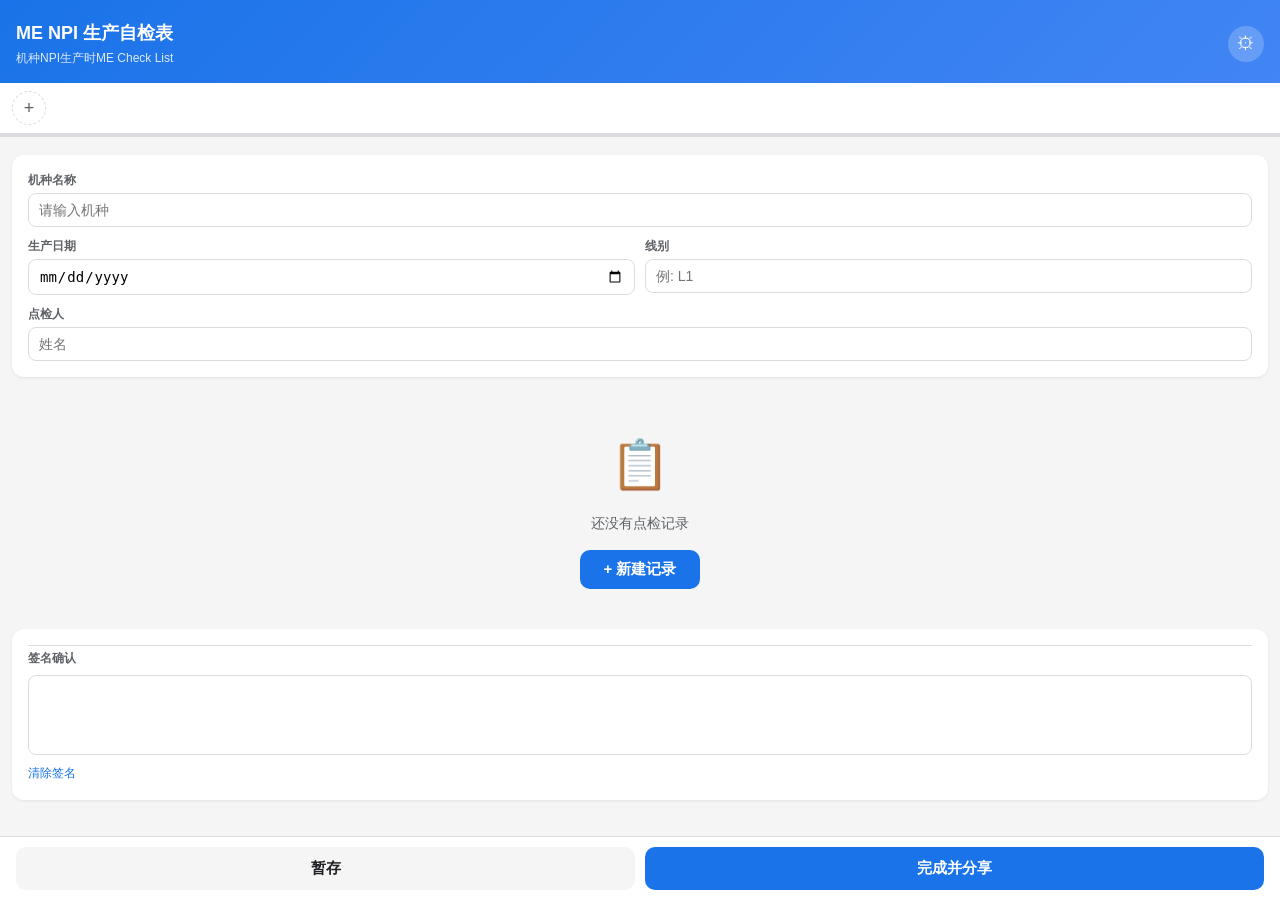
<file: index.html>
<!DOCTYPE html>
<html lang="zh-CN">
<head>
<meta charset="UTF-8">
<meta name="viewport" content="width=device-width, initial-scale=1.0, user-scalable=no">
<title>ME NPI 生产自检表</title>
<meta name="theme-color" content="#1a73e8">
<meta name="apple-mobile-web-app-capable" content="yes">
<meta name="apple-mobile-web-app-status-bar-style" content="black-translucent">
<meta name="apple-mobile-web-app-title" content="NPI自检表">
<meta name="mobile-web-app-capable" content="yes">
<link rel="manifest" href="manifest.json">
<link rel="icon" type="image/png" sizes="192x192" href="icon-192.png">
<link rel="apple-touch-icon" href="icon-192.png">
<script>
// PWA install prompt - capture browser's install event
let deferredPrompt = null;
window.addEventListener('beforeinstallprompt', (e) => {
  e.preventDefault();
  deferredPrompt = e;
  const btn = document.getElementById('installBtn');
  if (btn) btn.style.display = 'inline-flex';
});

// Service Worker - only register on HTTP/HTTPS (not file://)
if ('serviceWorker' in navigator && location.protocol !== 'file:') {
  navigator.serviceWorker.register('./sw.js', {scope: './'}).catch(() => {});
}
</script>
<style>
:root {
  --bg: #f5f5f5;
  --card: #ffffff;
  --primary: #1a73e8;
  --pass: #34a853;
  --fail: #ea4335;
  --na: #9aa0a6;
  --warn: #f9ab00;
  --text: #202124;
  --text2: #5f6368;
  --border: #dadce0;
  --radius: 12px;
  --danger: #d93025;
}
* { margin:0; padding:0; box-sizing:border-box; }
body {
  font-family: -apple-system, BlinkMacSystemFont, "Segoe UI", Roboto, "Noto Sans SC", sans-serif;
  background: var(--bg);
  color: var(--text);
  font-size: 15px;
  line-height: 1.5;
  -webkit-tap-highlight-color: transparent;
  padding-bottom: 80px;
}

/* Header */
.header {
  background: linear-gradient(135deg, #1a73e8, #4285f4);
  color: #fff;
  padding: 20px 16px 16px;
  position: sticky; top: 0; z-index: 100;
  display: flex; align-items: center; justify-content: space-between;
}
.header-left { flex:1; }
.header h1 { font-size: 18px; font-weight: 700; }
.header p { font-size: 12px; opacity: .85; margin-top: 2px; }
.header-actions { display: flex; gap: 8px; }
.header-btn {
  width: 36px; height: 36px; border-radius: 50%;
  background: rgba(255,255,255,.2); border: none; color: #fff;
  font-size: 18px; cursor: pointer; display: flex;
  align-items: center; justify-content: center;
}
.header-btn:active { background: rgba(255,255,255,.35); }
.header-btn.active { background: rgba(255,255,255,.45); }

/* PWA install hint banner */
.install-hint {
  display: flex; align-items: center; justify-content: space-between;
  padding: 8px 14px; background: #E8F0FE; color: #1a73e8;
  font-size: 13px; line-height: 1.4;
}
.install-hint button {
  background: none; border: none; color: #1a73e8; font-size: 18px;
  cursor: pointer; padding: 0 4px; flex-shrink: 0;
}

/* Draft tabs bar */
.draft-bar {
  background: var(--card);
  border-bottom: 1px solid var(--border);
  padding: 8px 12px;
  display: flex; gap: 8px; overflow-x: auto;
  -webkit-overflow-scrolling: touch;
  position: sticky; top: 72px; z-index: 99;
}
.draft-bar::-webkit-scrollbar { display: none; }
.draft-tab {
  flex-shrink: 0;
  display: flex; align-items: center; gap: 4px;
  padding: 6px 12px;
  border-radius: 20px;
  border: 1.5px solid var(--border);
  background: var(--bg);
  font-size: 13px; font-weight: 600;
  color: var(--text2);
  cursor: pointer;
  transition: all .15s;
  white-space: nowrap;
}
.draft-tab:active { transform: scale(.97); }
.draft-tab.active {
  background: var(--primary);
  color: #fff;
  border-color: var(--primary);
}
.draft-tab .tab-dot {
  width: 6px; height: 6px; border-radius: 50%; flex-shrink: 0;
}
.tab-dot-filling { background: var(--warn); }
.tab-dot-done { background: var(--pass); }
.tab-dot-empty { background: var(--border); }
.draft-tab .tab-close {
  margin-left: 4px; width: 16px; height: 16px;
  border-radius: 50%; border: none;
  background: rgba(0,0,0,.15); color: #fff;
  font-size: 10px; cursor: pointer;
  display: flex; align-items: center; justify-content: center;
  line-height: 1;
}
.draft-tab .tab-close:active { background: rgba(0,0,0,.3); }
.draft-add-btn {
  flex-shrink: 0;
  width: 34px; height: 34px;
  border-radius: 50%;
  border: 1.5px dashed var(--border);
  background: transparent;
  font-size: 18px; color: var(--text2);
  cursor: pointer;
  display: flex; align-items: center; justify-content: center;
}
.draft-add-btn:active { border-color: var(--primary); color: var(--primary); }

/* Meta form */
.meta-card {
  background: var(--card);
  margin: 12px;
  padding: 16px;
  border-radius: var(--radius);
  box-shadow: 0 1px 3px rgba(0,0,0,.08);
}
.meta-row {
  display: flex; gap: 10px; margin-bottom: 10px;
}
.meta-row:last-child { margin-bottom: 0; }
.meta-field {
  flex: 1; display: flex; flex-direction: column;
}
.meta-field label {
  font-size: 12px; color: var(--text2); margin-bottom: 4px; font-weight: 600;
}
.meta-field input {
  border: 1.5px solid var(--border);
  border-radius: 8px;
  padding: 8px 10px;
  font-size: 14px;
  outline: none;
  transition: border-color .2s;
}
.meta-field input:focus { border-color: var(--primary); }

/* Section group */
.section { margin: 12px; }
.section-title {
  display: flex; align-items: center; gap: 8px;
  font-size: 14px; font-weight: 700;
  padding: 10px 0 6px;
  color: var(--text);
}
.section-dot {
  width: 8px; height: 8px; border-radius: 50%; flex-shrink: 0;
}
.dot-prep { background: var(--warn); }
.dot-teach { background: #e8710a; }
.dot-process { background: var(--primary); }
.dot-close { background: var(--pass); }
.dot-custom { background: #7b1fa2; }

/* Item card */
.item-card {
  background: var(--card);
  border-radius: var(--radius);
  margin-bottom: 8px;
  box-shadow: 0 1px 3px rgba(0,0,0,.06);
  overflow: hidden;
  transition: box-shadow .2s;
}
.item-card.fail-card { box-shadow: 0 0 0 2px var(--fail); }
.item-header {
  display: flex; align-items: flex-start; gap: 8px;
  padding: 12px 14px 8px;
}
.item-no {
  min-width: 24px; height: 24px;
  background: var(--bg); border-radius: 6px;
  display: flex; align-items: center; justify-content: center;
  font-size: 12px; font-weight: 700; color: var(--text2);
  flex-shrink: 0;
}
.item-text { flex: 1; font-size: 14px; line-height: 1.45; }

/* Toggle buttons */
.toggle-row { display: flex; gap: 0; padding: 4px 14px 10px; }
.toggle-btn {
  flex: 1; border: none; padding: 8px 0;
  font-size: 13px; font-weight: 600;
  cursor: pointer; transition: all .15s;
  background: var(--bg); color: var(--text2);
}
.toggle-btn:first-child { border-radius: 8px 0 0 8px; }
.toggle-btn:last-child { border-radius: 0 8px 8px 0; }
.toggle-btn:active { transform: scale(.97); }
.toggle-btn.pass-on { background: var(--pass); color: #fff; }
.toggle-btn.fail-on { background: var(--fail); color: #fff; }
.toggle-btn.na-on { background: var(--na); color: #fff; }

/* Remark */
.remark-area { padding: 0 14px 10px; }
.remark-input {
  width: 100%; border: 1.5px solid var(--border);
  border-radius: 8px; padding: 7px 10px;
  font-size: 13px; resize: none; outline: none;
  font-family: inherit; min-height: 36px;
  transition: border-color .2s;
}
.remark-input:focus { border-color: var(--primary); }

/* Photo */
.photo-area { padding: 0 14px 12px; }
.photo-btn {
  display: inline-flex; align-items: center; gap: 5px;
  background: var(--bg); border: 1.5px dashed var(--border);
  border-radius: 8px; padding: 8px 14px;
  font-size: 13px; color: var(--text2); cursor: pointer;
}
.photo-btn:active { border-color: var(--primary); }
.photo-preview { display: flex; flex-wrap: wrap; gap: 6px; margin-top: 8px; }
.photo-thumb {
  position: relative; width: 56px; height: 56px;
  border-radius: 6px; overflow: hidden;
}
.photo-thumb img { width: 100%; height: 100%; object-fit: cover; }
.photo-thumb .del-photo {
  position: absolute; top: -2px; right: -2px;
  width: 18px; height: 18px; border-radius: 50%;
  background: rgba(0,0,0,.6); color: #fff;
  border: none; font-size: 11px; cursor: pointer;
  display: flex; align-items: center; justify-content: center;
  line-height: 1;
}
.photo-input { display: none; }

/* Bottom bar */
.bottom-bar {
  position: fixed; bottom: 0; left: 0; right: 0;
  background: var(--card);
  border-top: 1px solid var(--border);
  padding: 10px 16px;
  display: flex; gap: 10px;
  z-index: 100;
}
.bottom-bar .btn {
  flex: 1; border: none; border-radius: 10px;
  padding: 12px 0; font-size: 15px; font-weight: 700;
  cursor: pointer; transition: all .15s;
}
.btn:active { transform: scale(.97); }
.btn-save { background: var(--bg); color: var(--text); }
.btn-submit { background: var(--primary); color: #fff; }

/* Progress */
.progress-bar { height: 3px; background: var(--border); }
.progress-fill { height: 100%; background: var(--primary); transition: width .3s; }
.progress-text { padding: 6px 16px 0; font-size: 12px; color: var(--text2); text-align: right; }

/* Modal */
.modal-overlay {
  position: fixed; inset: 0;
  background: rgba(0,0,0,.5);
  display: none; align-items: center; justify-content: center;
  z-index: 200; padding: 20px;
}
.modal-overlay.active { display: flex; }
.modal-box {
  background: var(--card);
  border-radius: 16px;
  width: 100%; max-width: 380px;
  max-height: 85vh; overflow: hidden;
  display: flex; flex-direction: column;
}
.modal-header {
  padding: 16px; font-size: 16px; font-weight: 700;
  text-align: center; border-bottom: 1px solid var(--border);
  flex-shrink: 0;
}
.modal-body { padding: 16px; overflow-y: auto; font-size: 14px; line-height: 1.6; flex: 1; }
.modal-body .summary-item { display: flex; align-items: flex-start; gap: 8px; padding: 6px 0; }
.modal-body .si-icon { font-size: 16px; flex-shrink: 0; }
.modal-body .si-text { flex: 1; }
.modal-footer { display: flex; gap: 10px; padding: 12px 16px; border-top: 1px solid var(--border); flex-shrink: 0; }
.modal-footer .btn { flex: 1; }

/* Toast */
.toast {
  position: fixed; top: 50%; left: 50%;
  transform: translate(-50%, -50%) scale(.9);
  background: rgba(0,0,0,.75); color: #fff;
  padding: 12px 24px; border-radius: 10px;
  font-size: 14px; font-weight: 600;
  opacity: 0; transition: all .25s;
  z-index: 300; pointer-events: none;
}
.toast.show { opacity: 1; transform: translate(-50%, -50%) scale(1); }

/* History */
.history-section { margin: 12px; }
.history-card {
  background: var(--card); border-radius: var(--radius);
  padding: 12px 14px; margin-bottom: 8px;
  box-shadow: 0 1px 3px rgba(0,0,0,.06);
}
.history-meta { display: flex; justify-content: space-between; font-size: 13px; color: var(--text2); margin-bottom: 4px; }
.history-model { font-weight: 700; color: var(--text); }
.history-stats { font-size: 12px; color: var(--text2); }

/* Signature */
.sig-area { padding: 12px 14px; border-top: 1px solid var(--border); }
.sig-area label { font-size: 12px; color: var(--text2); font-weight: 600; }
.sig-canvas { width: 100%; height: 80px; border: 1.5px solid var(--border); border-radius: 8px; margin-top: 6px; touch-action: none; }
.sig-clear { font-size: 12px; color: var(--primary); background: none; border: none; cursor: pointer; margin-top: 4px; }

/* ===== EDIT MODE ===== */
body.edit-mode { padding-bottom: 130px; }
.edit-banner {
  background: #fff3e0; color: #e65100;
  text-align: center; font-size: 13px; font-weight: 600;
  padding: 6px 0;
  position: sticky; top: 72px; z-index: 99;
  border-bottom: 1px solid #ffe0b2;
}
.edit-section-card {
  background: var(--card); border-radius: var(--radius);
  margin: 8px 12px; box-shadow: 0 1px 3px rgba(0,0,0,.08); overflow: hidden;
}
.edit-section-header {
  display: flex; align-items: center; gap: 8px;
  padding: 10px 12px; background: #fafafa;
  border-bottom: 1px solid var(--border);
}
.edit-section-header .sec-name { flex: 1; border: none; background: transparent; font-size: 14px; font-weight: 700; color: var(--text); outline: none; padding: 4px 0; }
.edit-section-header .sec-name:focus { border-bottom: 2px solid var(--primary); }
.edit-sec-btn {
  width: 28px; height: 28px; border-radius: 6px;
  border: none; background: var(--bg); cursor: pointer;
  font-size: 14px; color: var(--text2);
  display: flex; align-items: center; justify-content: center;
}
.edit-sec-btn:active { background: var(--border); }
.edit-sec-btn.danger { color: var(--danger); }
.edit-item-row { display: flex; align-items: center; gap: 6px; padding: 6px 12px; border-bottom: 1px solid #f5f5f5; }
.edit-item-row:last-child { border-bottom: none; }
.edit-item-no { min-width: 22px; font-size: 12px; color: var(--text2); font-weight: 700; text-align: center; }
.edit-item-text { flex: 1; border: none; background: transparent; font-size: 14px; color: var(--text); outline: none; padding: 4px 0; }
.edit-item-text:focus { border-bottom: 2px solid var(--primary); }
.edit-item-btn {
  width: 28px; height: 28px; border-radius: 6px;
  border: none; background: transparent; cursor: pointer;
  font-size: 13px; color: var(--text2);
  display: flex; align-items: center; justify-content: center;
}
.edit-item-btn:active { background: var(--bg); }
.edit-item-btn.danger { color: var(--danger); }
.edit-photo-toggle {
  width: 28px; height: 28px; border-radius: 6px;
  border: none; background: transparent; cursor: pointer;
  font-size: 15px; color: var(--border);
  display: flex; align-items: center; justify-content: center;
}
.edit-photo-toggle.has-photo { color: var(--primary); }
.edit-add-row { padding: 8px 12px; display: flex; gap: 8px; }
.edit-add-btn {
  border: 1.5px dashed var(--border); border-radius: 8px;
  padding: 6px 14px; background: transparent; cursor: pointer;
  font-size: 13px; color: var(--text2);
  display: flex; align-items: center; gap: 4px;
}
.edit-add-btn:active { border-color: var(--primary); color: var(--primary); }
.edit-bottom-bar {
  position: fixed; bottom: 0; left: 0; right: 0;
  background: var(--card); border-top: 1px solid var(--border);
  padding: 10px 16px; display: flex; gap: 10px; z-index: 100;
}
.edit-bottom-bar .btn { flex: 1; }
.btn-reset { background: #fce8e6; color: var(--danger); }
.btn-confirm { background: var(--pass); color: #fff; }
.confirm-body { text-align: center; padding: 20px 16px; font-size: 15px; }
.confirm-actions { display: flex; gap: 10px; padding: 0 16px 16px; }
.confirm-actions .btn { flex: 1; }

/* New draft modal */
.new-draft-input {
  width: 100%; border: 1.5px solid var(--border);
  border-radius: 8px; padding: 10px 12px;
  font-size: 16px; outline: none;
  margin-top: 8px;
}
.new-draft-input:focus { border-color: var(--primary); }

/* Empty state */
.empty-state {
  text-align: center; padding: 40px 20px; color: var(--text2);
}
.empty-state .empty-icon { font-size: 48px; margin-bottom: 12px; }
.empty-state p { font-size: 14px; margin-bottom: 16px; }
.empty-state .btn { display: inline-block; }
</style>
</head>
<body>

<div class="header">
  <div class="header-left">
    <h1>ME NPI 生产自检表</h1>
    <p>机种NPI生产时ME Check List</p>
  </div>
  <div class="header-actions">
    <button class="header-btn" id="installBtn" style="display:none" onclick="pwaInstall()" title="安装为APP">📲</button>
    <button class="header-btn" id="btnEdit" onclick="toggleEditMode()" title="编辑检查项">⚙</button>
  </div>
</div>

<!-- PWA install hint banner (shown on file:// or when no install prompt available) -->
<div class="install-hint" id="installHint" style="display:none">
  <span>💡 提示：用 Chrome 打开 HTTPS 链接后可「添加到主屏幕」安装为 APP</span>
  <button onclick="document.getElementById('installHint').style.display='none'">×</button>
</div>

<div class="draft-bar" id="draftBar"></div>

<div class="progress-bar"><div class="progress-fill" id="progressFill" style="width:0%"></div></div>
<div class="progress-text" id="progressText">0 / 0 已填写</div>

<div class="edit-banner" id="editBanner" style="display:none">编辑模式 — 修改后点「保存修改」生效</div>

<!-- Meta info -->
<div class="meta-card" id="metaCard">
  <div class="meta-row">
    <div class="meta-field">
      <label>机种名称</label>
      <input type="text" id="modelName" placeholder="请输入机种" autocomplete="off">
    </div>
  </div>
  <div class="meta-row">
    <div class="meta-field">
      <label>生产日期</label>
      <input type="date" id="prodDate">
    </div>
    <div class="meta-field">
      <label>线别</label>
      <input type="text" id="lineNo" placeholder="例: L1" autocomplete="off">
    </div>
  </div>
  <div class="meta-row">
    <div class="meta-field">
      <label>点检人</label>
      <input type="text" id="checker" placeholder="姓名" autocomplete="off">
    </div>
  </div>
</div>

<!-- Items rendered by JS -->
<div id="itemsContainer"></div>
<div id="editContainer" style="display:none"></div>

<!-- Signature -->
<div class="meta-card" id="sigCard" style="margin-top:0">
  <div class="sig-area" style="padding:0">
    <label>签名确认</label>
    <canvas class="sig-canvas" id="sigCanvas"></canvas>
    <button class="sig-clear" onclick="clearSignature()">清除签名</button>
  </div>
</div>

<!-- History -->
<div class="history-section" id="historySection"></div>

<!-- Bottom bar: fill mode -->
<div class="bottom-bar" id="fillBar">
  <button class="btn btn-save" onclick="saveDraft()">暂存</button>
  <button class="btn btn-submit" id="btnSubmit" onclick="submitCheck()">完成并分享</button>
</div>

<!-- Bottom bar: edit mode -->
<div class="edit-bottom-bar" id="editBar" style="display:none">
  <button class="btn btn-reset" onclick="confirmResetTemplate()">恢复默认</button>
  <button class="btn btn-confirm" onclick="saveTemplate()">保存修改</button>
</div>

<!-- Toast -->
<div class="toast" id="toast"></div>

<!-- Submit modal -->
<div class="modal-overlay" id="submitModal">
  <div class="modal-box">
    <div class="modal-header">点检汇总</div>
    <div class="modal-body" id="summaryBody"></div>
    <div class="modal-footer">
      <button class="btn btn-save" onclick="closeModal('submitModal')">关闭</button>
      <button class="btn btn-submit" onclick="generateImage()">保存图片</button>
    </div>
  </div>
</div>

<!-- Confirm modal -->
<div class="modal-overlay" id="confirmModal">
  <div class="modal-box">
    <div class="modal-body confirm-body" id="confirmBody"></div>
    <div class="confirm-actions" id="confirmActions"></div>
  </div>
</div>

<!-- New draft modal -->
<div class="modal-overlay" id="newDraftModal">
  <div class="modal-box">
    <div class="modal-header">新建点检记录</div>
    <div class="modal-body">
      <label style="font-size:13px;color:var(--text2);font-weight:600">机种名称</label>
      <input type="text" class="new-draft-input" id="newDraftName" placeholder="请输入机种名称" autocomplete="off">
    </div>
    <div class="modal-footer">
      <button class="btn btn-save" onclick="closeModal('newDraftModal')">取消</button>
      <button class="btn btn-submit" onclick="createNewDraft()">创建</button>
    </div>
  </div>
</div>

<script>
// === DEFAULT TEMPLATE ===
const DEFAULT_TEMPLATE = {
  sections: [
    {
      key: 'prep', label: '开线前准备', dot: 'dot-prep',
      items: [
        { id: 'i1', text: '试产时每天的日会是否有参加', photo: false },
        { id: 'i2', text: '人员的任务每日开线前是否分配清楚/是否有通知到RD现场', photo: false },
        { id: 'i3', text: 'PD 是否领用正确90的SOP上线', photo: false },
        { id: 'i4', text: 'PD 是否按SOP站位备料', photo: false },
        { id: 'i5', text: 'FE是否把扭力值测试OK', photo: false },
        { id: 'i6', text: 'QA是否依据BOM把料件对料OK', photo: false },
        { id: 'i7', text: '每站的治工具和耗材是否check OK(含参数点检)', photo: true },
      ]
    },
    {
      key: 'teach', label: '教线 / 首片', dot: 'dot-teach',
      items: [
        { id: 'i8', text: '教线是否按照拿着SOP一步一步来', photo: false },
        { id: 'i9', text: '教线每站的重点是否清楚', photo: false },
        { id: 'i10', text: '首片组包作业中,对SOP步骤不清楚或不理解的地方是否与RD确认清楚后再作业', photo: false },
        { id: 'i11', text: '首片每站做完是否拍照发群里供RD确认', photo: true },
      ]
    },
    {
      key: 'process', label: '作业过程', dot: 'dot-process',
      items: [
        { id: 'i12', text: 'SOP作业是否有问题,是否记录拍照,作业手法是否需优化', photo: true },
        { id: 'i13', text: 'SOP需改善的点是否与IE当面沟通,是否汇总发给IE更新', photo: false },
        { id: 'i14', text: '每日人员分配的任务是否完成', photo: false },
        { id: 'i15', text: '组装异常机台是否实际确认记录/拍照不良现象,是否与RD共同拆机分析原因', photo: true },
        { id: 'i16', text: '机种NPI生产的FA 报告是否记录汇总(与组装/包装站有关的都要记录)', photo: true },
      ]
    },
    {
      key: 'close', label: '收尾总结', dot: 'dot-close',
      items: [
        { id: 'i17', text: '包装前gap/step是否量测32PCS,做CPK 结果是否≥1.33', photo: true },
        { id: 'i18', text: '结束后是否整理好试产问题点(3天内)', photo: false },
        { id: 'i19', text: '问题点是否有发给FPM,RD确认,并追踪进度', photo: false },
        { id: 'i20', text: 'PFMEA是否更新', photo: false },
      ]
    },
  ]
};

const DOT_OPTIONS = ['dot-prep','dot-teach','dot-process','dot-close','dot-custom'];

// === TEMPLATE MANAGEMENT ===
function loadTemplate() {
  try {
    const s = localStorage.getItem('npi_template');
    if (s) { const t = JSON.parse(s); if (t && t.sections && t.sections.length > 0) return t; }
  } catch(e) {}
  return JSON.parse(JSON.stringify(DEFAULT_TEMPLATE));
}
function saveTemplateToStorage(tpl) { localStorage.setItem('npi_template', JSON.stringify(tpl)); }
function saveTemplate() {
  const tpl = readEditTemplate();
  saveTemplateToStorage(tpl);
  template = tpl;
  exitEditMode();
  render();
  showToast('检查项已保存');
}
let template = loadTemplate();

// === MULTI-DRAFT MANAGEMENT ===
function genId() { return 'd' + Date.now().toString(36) + Math.random().toString(36).slice(2,5); }

function loadAllDrafts() {
  try {
    const s = localStorage.getItem('npi_drafts');
    return s ? JSON.parse(s) : {};
  } catch(e) { return {}; }
}

function saveAllDrafts(drafts) {
  localStorage.setItem('npi_drafts', JSON.stringify(drafts));
}

function getActiveDraftId() {
  return localStorage.getItem('npi_active') || '';
}

function setActiveDraftId(id) {
  localStorage.setItem('npi_active', id);
}

let drafts = loadAllDrafts();
let activeId = getActiveDraftId();
let state = null;

// If active draft doesn't exist, pick first or create empty
if (activeId && drafts[activeId]) {
  state = drafts[activeId];
} else {
  const keys = Object.keys(drafts);
  if (keys.length > 0) {
    activeId = keys[0];
    state = drafts[activeId];
  } else {
    activeId = '';
    state = null;
  }
}

function defaultItemState() { return { result: '', remark: '', photos: [] }; }

function saveCurrentDraft() {
  if (!activeId || !state) return;
  readMetaFields();
  const toSave = {
    model: state.model, date: state.date, line: state.line,
    checker: state.checker, signature: state.signature,
    items: {},
  };
  for (const [k,v] of Object.entries(state.items)) {
    toSave.items[k] = { result: v.result, remark: v.remark };
  }
  drafts[activeId] = toSave;
  saveAllDrafts(drafts);
  setActiveDraftId(activeId);
}

function saveDraft() {
  saveCurrentDraft();
  showToast('已暂存');
}

function switchDraft(id) {
  if (id === activeId) return;
  // Save current first
  if (activeId && state) saveCurrentDraft();
  // Load target
  activeId = id;
  state = drafts[id];
  setActiveDraftId(id);
  writeMetaFields();
  initSignatureCanvas();
  render();
  renderDraftBar();
}

function createNewDraft() {
  const nameInput = document.getElementById('newDraftName');
  const name = nameInput.value.trim();
  if (!name) { showToast('请输入机种名称'); return; }
  closeModal('newDraftModal');

  const id = genId();
  const newState = {
    model: name,
    date: new Date().toISOString().slice(0,10),
    line: '', checker: '',
    items: {},
    signature: null,
  };
  drafts[id] = newState;
  saveAllDrafts(drafts);
  switchDraft(id);
  showToast('已创建: ' + name);
}

function deleteDraft(id) {
  const draft = drafts[id];
  const label = draft?.model || '此记录';
  showConfirm('确定删除「' + label + '」？', () => {
    delete drafts[id];
    saveAllDrafts(drafts);
    if (id === activeId) {
      const keys = Object.keys(drafts);
      if (keys.length > 0) {
        switchDraft(keys[0]);
      } else {
        activeId = '';
        state = null;
        setActiveDraftId('');
        render();
        renderDraftBar();
      }
    } else {
      renderDraftBar();
    }
  });
}

function showNewDraftModal() {
  document.getElementById('newDraftName').value = '';
  document.getElementById('newDraftModal').classList.add('active');
  setTimeout(() => document.getElementById('newDraftName').focus(), 100);
}

// === DRAFT BAR RENDER ===
function renderDraftBar() {
  const bar = document.getElementById('draftBar');
  bar.innerHTML = '';
  const keys = Object.keys(drafts);

  keys.forEach(id => {
    const d = drafts[id];
    const tab = document.createElement('div');
    tab.className = 'draft-tab' + (id === activeId ? ' active' : '');

    // Status dot
    const allIds = getAllItemIds();
    let filled = 0;
    for (const iid of allIds) {
      if (d.items?.[iid]?.result) filled++;
    }
    const total = allIds.length;
    let dotClass = 'tab-dot-empty';
    if (total > 0 && filled >= total) dotClass = 'tab-dot-done';
    else if (filled > 0) dotClass = 'tab-dot-filling';

    tab.innerHTML = `
      <span class="tab-dot ${dotClass}"></span>
      <span>${escHtml(d.model || '未命名')}</span>
      <button class="tab-close" data-id="${id}" title="删除">×</button>
    `;

    // Click tab to switch
    tab.addEventListener('click', (e) => {
      if (e.target.classList.contains('tab-close')) return;
      switchDraft(id);
    });

    // Close button
    tab.querySelector('.tab-close').addEventListener('click', (e) => {
      e.stopPropagation();
      deleteDraft(id);
    });

    bar.appendChild(tab);
  });

  // Add button
  const addBtn = document.createElement('button');
  addBtn.className = 'draft-add-btn';
  addBtn.textContent = '+';
  addBtn.onclick = showNewDraftModal;
  bar.appendChild(addBtn);
}

// === HISTORY (IndexedDB) ===
let db = null;
function openDB() {
  return new Promise((resolve, reject) => {
    const req = indexedDB.open('NPIChecklist', 1);
    req.onupgradeneeded = (e) => { e.target.result.createObjectStore('records', { keyPath: 'id', autoIncrement: true }); };
    req.onsuccess = (e) => { db = e.target.result; resolve(db); };
    req.onerror = (e) => reject(e);
  });
}
async function saveToHistory(summary) {
  if (!db) await openDB();
  const tx = db.transaction('records', 'readwrite');
  tx.objectStore('records').add({
    model: state.model, date: state.date,
    line: state.line, checker: state.checker,
    summary: summary, createdAt: Date.now(),
  });
}
async function loadHistory() {
  if (!db) await openDB();
  return new Promise((resolve) => {
    const tx = db.transaction('records', 'readonly');
    const req = tx.objectStore('records').getAll();
    req.onsuccess = () => resolve(req.result || []);
  });
}

// === HELPERS ===
function getAllItemIds() {
  const ids = [];
  for (const sec of template.sections) { for (const item of sec.items) ids.push(item.id); }
  return ids;
}
function getTotalItemCount() { return getAllItemIds().length; }

// === RENDER FILL MODE ===
function render() {
  const container = document.getElementById('itemsContainer');
  container.innerHTML = '';

  if (!state) {
    container.innerHTML = `<div class="empty-state">
      <div class="empty-icon">📋</div>
      <p>还没有点检记录</p>
      <button class="btn btn-submit" style="padding:10px 24px;border:none;border-radius:10px;font-size:15px;font-weight:700;cursor:pointer" onclick="showNewDraftModal()">+ 新建记录</button>
    </div>`;
    document.getElementById('progressFill').style.width = '0%';
    document.getElementById('progressText').textContent = '';
    renderHistory();
    return;
  }

  let globalNo = 0;
  for (const sec of template.sections) {
    const secDiv = document.createElement('div');
    secDiv.className = 'section';
    secDiv.innerHTML = `<div class="section-title"><span class="section-dot ${sec.dot}"></span>${escHtml(sec.label)}</div>`;
    for (const item of sec.items) {
      globalNo++;
      const st = state.items[item.id] || defaultItemState();
      state.items[item.id] = st;
      secDiv.appendChild(createItemCard(globalNo, item, st));
    }
    container.appendChild(secDiv);
  }

  updateProgress();
  renderHistory();
}

function escHtml(s) { const d = document.createElement('div'); d.textContent = s; return d.innerHTML; }
function escAttr(s) { return s.replace(/"/g, '&quot;').replace(/</g, '&lt;'); }

function createItemCard(no, itemDef, itemState) {
  const card = document.createElement('div');
  card.className = 'item-card' + (itemState.result === 'fail' ? ' fail-card' : '');
  card.id = 'card-' + itemDef.id;
  card.innerHTML = `
    <div class="item-header">
      <span class="item-no">${no}</span>
      <span class="item-text">${escHtml(itemDef.text)}</span>
    </div>
    <div class="toggle-row">
      <button class="toggle-btn ${itemState.result==='pass'?'pass-on':''}" data-id="${itemDef.id}" data-val="pass">✓ OK</button>
      <button class="toggle-btn ${itemState.result==='fail'?'fail-on':''}" data-id="${itemDef.id}" data-val="fail">✗ NG</button>
      <button class="toggle-btn ${itemState.result==='na'?'na-on':''}" data-id="${itemDef.id}" data-val="na">— N/A</button>
    </div>
    <div class="remark-area">
      <textarea class="remark-input" data-id="${itemDef.id}" placeholder="备注..." rows="1">${itemState.remark||''}</textarea>
    </div>
    ${itemDef.photo ? `<div class="photo-area" data-id="${itemDef.id}">
      <label class="photo-btn" data-id="${itemDef.id}">📷 拍照<input type="file" class="photo-input" accept="image/*" capture="environment" data-id="${itemDef.id}"></label>
      <div class="photo-preview" data-id="${itemDef.id}"></div>
    </div>` : ''}
  `;
  card.querySelectorAll('.toggle-btn').forEach(btn => {
    btn.addEventListener('click', () => {
      const id = btn.dataset.id; const v = btn.dataset.val;
      state.items[id].result = state.items[id].result === v ? '' : v;
      saveCurrentDraft();
      render();
      renderDraftBar();
    });
  });
  const ta = card.querySelector('.remark-input');
  ta.addEventListener('input', () => { state.items[itemDef.id].remark = ta.value; saveCurrentDraft(); });
  if (itemDef.photo) {
    card.querySelector('.photo-input').addEventListener('change', (e) => {
      const file = e.target.files[0]; if (!file) return;
      const reader = new FileReader();
      reader.onload = (ev) => { state.items[itemDef.id].photos.push(ev.target.result); renderPhotoPreview(itemDef.id); };
      reader.readAsDataURL(file);
    });
  }
  return card;
}

function renderPhotoPreview(id) {
  const preview = document.querySelector(`.photo-preview[data-id="${id}"]`);
  if (!preview) return;
  preview.innerHTML = '';
  (state.items[id]?.photos || []).forEach((src, i) => {
    const thumb = document.createElement('div'); thumb.className = 'photo-thumb';
    thumb.innerHTML = `<img src="${src}" alt="photo"><button class="del-photo" data-id="${id}" data-idx="${i}">×</button>`;
    preview.appendChild(thumb);
  });
  preview.querySelectorAll('.del-photo').forEach(btn => {
    btn.addEventListener('click', (e) => {
      e.preventDefault();
      state.items[btn.dataset.id].photos.splice(parseInt(btn.dataset.idx), 1);
      renderPhotoPreview(btn.dataset.id);
    });
  });
}

function updateProgress() {
  if (!state) return;
  const total = getTotalItemCount();
  let filled = 0;
  for (const id of getAllItemIds()) { if (state.items[id]?.result) filled++; }
  const pct = total > 0 ? Math.round(filled / total * 100) : 0;
  document.getElementById('progressFill').style.width = pct + '%';
  document.getElementById('progressText').textContent = filled + ' / ' + total + ' 已填写';
}

function readMetaFields() {
  if (!state) return;
  state.model = document.getElementById('modelName').value;
  state.date = document.getElementById('prodDate').value;
  state.line = document.getElementById('lineNo').value;
  state.checker = document.getElementById('checker').value;
}

function writeMetaFields() {
  if (!state) { document.getElementById('modelName').value = ''; document.getElementById('prodDate').value = ''; document.getElementById('lineNo').value = ''; document.getElementById('checker').value = ''; return; }
  document.getElementById('modelName').value = state.model || '';
  document.getElementById('prodDate').value = state.date || new Date().toISOString().slice(0, 10);
  document.getElementById('lineNo').value = state.line || '';
  document.getElementById('checker').value = state.checker || '';
}

// === SIGNATURE ===
let sigDrawing = false;
let sigCtx = null;

function initSignatureCanvas() {
  const canvas = document.getElementById('sigCanvas');
  sigCtx = canvas.getContext('2d');
  const rect = canvas.getBoundingClientRect();
  canvas.width = rect.width * 2;
  canvas.height = rect.height * 2;
  sigCtx.scale(2, 2);
  sigCtx.strokeStyle = '#202124';
  sigCtx.lineWidth = 2;
  sigCtx.lineCap = 'round';
  sigCtx.lineJoin = 'round';
  if (state?.signature) {
    const img = new Image();
    img.onload = () => { sigCtx.drawImage(img, 0, 0, rect.width, rect.height); };
    img.src = state.signature;
  }
}

function initSignature() {
  const canvas = document.getElementById('sigCanvas');
  initSignatureCanvas();

  function getPos(e) {
    const rect = canvas.getBoundingClientRect();
    const t = e.touches ? e.touches[0] : e;
    return { x: t.clientX - rect.left, y: t.clientY - rect.top };
  }
  function start(e) { e.preventDefault(); sigDrawing = true; const p = getPos(e); sigCtx.beginPath(); sigCtx.moveTo(p.x, p.y); }
  function move(e) { if (!sigDrawing) return; e.preventDefault(); const p = getPos(e); sigCtx.lineTo(p.x, p.y); sigCtx.stroke(); }
  function end(e) { sigDrawing = false; if (state) { state.signature = canvas.toDataURL(); saveCurrentDraft(); } }

  canvas.addEventListener('mousedown', start);
  canvas.addEventListener('mousemove', move);
  canvas.addEventListener('mouseup', end);
  canvas.addEventListener('touchstart', start, { passive: false });
  canvas.addEventListener('touchmove', move, { passive: false });
  canvas.addEventListener('touchend', end);
}

function clearSignature() {
  const canvas = document.getElementById('sigCanvas');
  const rect = canvas.getBoundingClientRect();
  sigCtx.clearRect(0, 0, rect.width * 2, rect.height * 2);
  if (state) { state.signature = null; saveCurrentDraft(); }
}

// === EDIT MODE ===
let editMode = false;
function toggleEditMode() { editMode ? exitEditMode() : enterEditMode(); }
function enterEditMode() {
  editMode = true;
  document.body.classList.add('edit-mode');
  document.getElementById('btnEdit').classList.add('active');
  document.getElementById('editBanner').style.display = 'block';
  document.getElementById('itemsContainer').style.display = 'none';
  document.getElementById('editContainer').style.display = 'block';
  document.getElementById('metaCard').style.display = 'none';
  document.getElementById('sigCard').style.display = 'none';
  document.getElementById('fillBar').style.display = 'none';
  document.getElementById('editBar').style.display = 'flex';
  document.getElementById('draftBar').style.display = 'none';
  renderEdit();
}
function exitEditMode() {
  editMode = false;
  document.body.classList.remove('edit-mode');
  document.getElementById('btnEdit').classList.remove('active');
  document.getElementById('editBanner').style.display = 'none';
  document.getElementById('itemsContainer').style.display = 'block';
  document.getElementById('editContainer').style.display = 'none';
  document.getElementById('metaCard').style.display = 'block';
  document.getElementById('sigCard').style.display = 'block';
  document.getElementById('fillBar').style.display = 'flex';
  document.getElementById('editBar').style.display = 'none';
  document.getElementById('draftBar').style.display = 'flex';
}

function renderEdit() {
  const container = document.getElementById('editContainer');
  container.innerHTML = '';
  template.sections.forEach((sec, si) => {
    const card = document.createElement('div');
    card.className = 'edit-section-card';
    card.dataset.si = si;
    card.innerHTML = `<div class="edit-section-header">
      <input class="sec-name" data-si="${si}" value="${escAttr(sec.label)}" placeholder="分类名称">
      <button class="edit-sec-btn" onclick="cycleSectionDot(${si})" title="更换颜色">🎨</button>
      <button class="edit-sec-btn" onclick="moveSection(${si},-1)">↑</button>
      <button class="edit-sec-btn" onclick="moveSection(${si},1)">↓</button>
      <button class="edit-sec-btn danger" onclick="deleteSection(${si})">✕</button>
    </div>`;
    sec.items.forEach((item, ii) => {
      const row = document.createElement('div');
      row.className = 'edit-item-row';
      row.innerHTML = `
        <span class="edit-item-no">${ii+1}</span>
        <input class="edit-item-text" data-si="${si}" data-ii="${ii}" value="${escAttr(item.text)}" placeholder="检查项内容">
        <button class="edit-photo-toggle ${item.photo?'has-photo':''}" onclick="toggleItemPhoto(${si},${ii})">📷</button>
        <button class="edit-item-btn" onclick="moveItem(${si},${ii},-1)">↑</button>
        <button class="edit-item-btn" onclick="moveItem(${si},${ii},1)">↓</button>
        <button class="edit-item-btn danger" onclick="deleteItem(${si},${ii})">✕</button>
      `;
      card.appendChild(row);
    });
    const addRow = document.createElement('div'); addRow.className = 'edit-add-row';
    addRow.innerHTML = `<button class="edit-add-btn" onclick="addItem(${si})">+ 添加检查项</button>`;
    card.appendChild(addRow);
    container.appendChild(card);
  });
  const addSecRow = document.createElement('div'); addSecRow.style.cssText = 'padding:8px 12px;';
  addSecRow.innerHTML = `<button class="edit-add-btn" onclick="addSection()">+ 添加分类</button>`;
  container.appendChild(addSecRow);
}

function cycleSectionDot(si) { const i = DOT_OPTIONS.indexOf(template.sections[si].dot); template.sections[si].dot = DOT_OPTIONS[(i+1)%DOT_OPTIONS.length]; renderEdit(); }
function moveSection(si, dir) { const ni=si+dir; if(ni<0||ni>=template.sections.length)return; [template.sections[si],template.sections[ni]]=[template.sections[ni],template.sections[si]]; renderEdit(); }
function deleteSection(si) { if(template.sections.length<=1){showToast('至少保留一个分类');return;} showConfirm('确定删除分类「'+template.sections[si].label+'」？',()=>{template.sections.splice(si,1);renderEdit();}); }
function addSection() { template.sections.push({key:'sec_'+genId(),label:'新分类',dot:'dot-custom',items:[]}); renderEdit(); window.scrollTo(0,document.body.scrollHeight); }
function addItem(si) { template.sections[si].items.push({id:genId(),text:'新检查项',photo:false}); renderEdit(); }
function deleteItem(si,ii) { showConfirm('确定删除此检查项？',()=>{template.sections[si].items.splice(ii,1);renderEdit();}); }
function moveItem(si,ii,dir) {
  const items=template.sections[si].items; const ni=ii+dir;
  if(ni<0){if(si<=0)return;const item=items.splice(ii,1)[0];template.sections[si-1].items.push(item);}
  else if(ni>=items.length){if(si>=template.sections.length-1)return;const item=items.splice(ii,1)[0];template.sections[si+1].items.unshift(item);}
  else{[items[ii],items[ni]]=[items[ni],items[ii]];}
  renderEdit();
}
function toggleItemPhoto(si,ii) { template.sections[si].items[ii].photo=!template.sections[si].items[ii].photo; renderEdit(); }

function readEditTemplate() {
  document.querySelectorAll('.sec-name').forEach(input=>{template.sections[parseInt(input.dataset.si)].label=input.value||'未命名';});
  document.querySelectorAll('.edit-item-text').forEach(input=>{template.sections[parseInt(input.dataset.si)].items[parseInt(input.dataset.ii)].text=input.value||'未填写';});
  return JSON.parse(JSON.stringify(template));
}

function confirmResetTemplate() {
  showConfirm('确定恢复为默认检查项？当前修改将丢失。',()=>{
    template=JSON.parse(JSON.stringify(DEFAULT_TEMPLATE));
    saveTemplateToStorage(template);
    renderEdit();
    showToast('已恢复默认');
  });
}

// === CONFIRM DIALOG ===
function showConfirm(msg, onOk) {
  const modal = document.getElementById('confirmModal');
  document.getElementById('confirmBody').textContent = msg;
  document.getElementById('confirmActions').innerHTML = `
    <button class="btn btn-save" id="confirmCancel">取消</button>
    <button class="btn btn-submit" id="confirmOk" style="background:var(--danger)">确定</button>
  `;
  modal.classList.add('active');
  document.getElementById('confirmCancel').onclick = () => modal.classList.remove('active');
  document.getElementById('confirmOk').onclick = () => { modal.classList.remove('active'); onOk(); };
}

function closeModal(id) { document.getElementById(id).classList.remove('active'); }

// === SUBMIT ===
function submitCheck() {
  if (!state) { showNewDraftModal(); return; }
  readMetaFields();
  if (!state.model || !state.date || !state.checker) { showToast('请先填写机种、日期、点检人'); return; }
  const allIds = getAllItemIds();
  let unfilled = 0;
  for (const id of allIds) { if (!state.items[id]?.result) unfilled++; }
  if (unfilled > 0 && !confirm(`还有 ${unfilled} 项未填写，确定提交吗？`)) return;
  showSummary();
}

function showSummary() {
  const body = document.getElementById('summaryBody');
  let passCount=0, failCount=0, naCount=0, emptyCount=0;
  const allIds = getAllItemIds();
  for (const id of allIds) {
    const r = state.items[id]?.result;
    if (r==='pass') passCount++; else if (r==='fail') failCount++; else if (r==='na') naCount++; else emptyCount++;
  }
  let html = `<div style="margin-bottom:12px;font-weight:700;text-align:center">
    <span style="color:var(--pass)">✓ ${passCount} OK</span>&nbsp;&nbsp;
    <span style="color:var(--fail)">✗ ${failCount} NG</span>&nbsp;&nbsp;
    <span style="color:var(--na)">— ${naCount} N/A</span>&nbsp;&nbsp;
    <span style="color:var(--text2)">${emptyCount} 未填</span>
  </div>`;
  let globalNo = 0;
  for (const sec of template.sections) {
    html += `<div style="font-weight:700;font-size:13px;margin:8px 0 4px;color:var(--text2)">${escHtml(sec.label)}</div>`;
    for (const item of sec.items) {
      globalNo++;
      const r = state.items[item.id]?.result;
      let icon = '⬜'; if(r==='pass')icon='✅'; else if(r==='fail')icon='❌'; else if(r==='na')icon='➖';
      const remark = state.items[item.id]?.remark ? ` <span style="color:var(--text2)">(${escHtml(state.items[item.id].remark)})</span>` : '';
      html += `<div class="summary-item"><span class="si-icon">${icon}</span><span class="si-text">${globalNo}. ${escHtml(item.text)}${remark}</span></div>`;
    }
  }
  body.innerHTML = html;
  document.getElementById('submitModal').classList.add('active');
}

// === GENERATE IMAGE ===
async function generateImage() {
  closeModal('submitModal');
  showToast('生成中...');

  const W=800, LINE_H=32, PAD=40;
  const PHOTO_SIZE=100, PHOTO_GAP=8, PHOTO_PAD=60;

  // Preload all photos and collect layout info
  const photoLoadPromises = [];
  const itemPhotos = {}; // itemId -> [HTMLImageElement, ...]
  let photoRowCount = 0;

  for (const sec of template.sections) {
    for (const item of sec.items) {
      const photos = state.items[item.id]?.photos || [];
      if (photos.length > 0) {
        itemPhotos[item.id] = [];
        photoRowCount++; // "现场照片:" label row
        for (const src of photos) {
          const p = new Promise((resolve) => {
            const img = new Image();
            img.onload = () => { itemPhotos[item.id].push(img); resolve(); };
            img.onerror = () => resolve();
            img.src = src;
          });
          photoLoadPromises.push(p);
        }
        // Calculate rows needed for photos (2 per row)
        photoRowCount += Math.ceil(photos.length / 2);
      }
    }
  }
  await Promise.all(photoLoadPromises);

  const allIds = getAllItemIds();
  let remarkCount=0;
  for(const id of allIds){if(state.items[id]?.remark)remarkCount++;}
  const totalLines=allIds.length+template.sections.length+remarkCount+photoRowCount;
  const H=PAD+120+totalLines*LINE_H+100+PAD;

  const canvas = document.createElement('canvas');
  canvas.width=W; canvas.height=H;
  const ctx=canvas.getContext('2d');

  ctx.fillStyle='#ffffff'; ctx.fillRect(0,0,W,H);
  ctx.fillStyle='#1a73e8'; ctx.font='bold 28px sans-serif'; ctx.textAlign='center';
  ctx.fillText('ME NPI 生产自检表',W/2,PAD+32);
  ctx.font='16px sans-serif'; ctx.fillStyle='#5f6368';
  ctx.fillText('机种NPI生产时ME Check List',W/2,PAD+56);
  ctx.textAlign='left'; ctx.font='15px sans-serif'; ctx.fillStyle='#202124';
  const y0=PAD+90;
  ctx.fillText('机种: '+(state.model||'-'),PAD,y0);
  ctx.fillText('日期: '+(state.date||'-'),PAD+260,y0);
  ctx.fillText('线别: '+(state.line||'-'),PAD,y0+24);
  ctx.fillText('点检人: '+(state.checker||'-'),PAD+260,y0+24);
  let y=y0+48;
  ctx.strokeStyle='#dadce0'; ctx.lineWidth=1;
  ctx.beginPath(); ctx.moveTo(PAD,y); ctx.lineTo(W-PAD,y); ctx.stroke(); y+=16;

  let passC=0,failC=0,naC=0,globalNo=0;
  for(const sec of template.sections){
    ctx.font='bold 15px sans-serif'; ctx.fillStyle='#5f6368'; ctx.fillText(sec.label,PAD,y+4); y+=LINE_H;
    for(const item of sec.items){
      globalNo++;
      const r=state.items[item.id]?.result;
      let icon='⬜',color='#9aa0a6';
      if(r==='pass'){icon='✅';color='#34a853';passC++;}else if(r==='fail'){icon='❌';color='#ea4335';failC++;}else if(r==='na'){icon='➖';color='#9aa0a6';naC++;}
      ctx.font='14px sans-serif'; ctx.fillStyle=color; ctx.fillText(icon,PAD,y+4);
      ctx.fillStyle='#202124'; ctx.fillText(globalNo+'. '+item.text,PAD+28,y+4); y+=LINE_H;
      if(state.items[item.id]?.remark){ctx.fillStyle='#5f6368';ctx.font='13px sans-serif';ctx.fillText('    → '+state.items[item.id].remark,PAD+28,y+4);y+=LINE_H;}

      // Embed photo thumbnails
      const photos = itemPhotos[item.id] || [];
      if (photos.length > 0) {
        ctx.font='13px sans-serif'; ctx.fillStyle='#1a73e8';
        ctx.fillText('    📷 现场照片:',PAD+28,y+4); y+=LINE_H;
        let px = PHOTO_PAD;
        for (let pi=0; pi<photos.length; pi++) {
          if (pi > 0 && pi % 2 === 0) { px = PHOTO_PAD; y += PHOTO_SIZE + PHOTO_GAP; }
          try {
            ctx.save();
            // Draw rounded rect clip
            const rx=px, ry=y, rs=PHOTO_SIZE, rr=6;
            ctx.beginPath();
            ctx.moveTo(rx+rr,ry); ctx.lineTo(rx+rs-rr,ry); ctx.quadraticCurveTo(rx+rs,ry,rx+rs,ry+rr);
            ctx.lineTo(rx+rs,ry+rs-rr); ctx.quadraticCurveTo(rx+rs,ry+rs,rx+rs-rr,ry+rs);
            ctx.lineTo(rx+rr,ry+rs); ctx.quadraticCurveTo(rx,ry+rs,rx,ry+rs-rr);
            ctx.lineTo(rx,ry+rr); ctx.quadraticCurveTo(rx,ry,rx+rr,ry);
            ctx.closePath(); ctx.clip();
            ctx.drawImage(photos[pi], rx, ry, rs, rs);
            ctx.restore();
            // Border
            ctx.strokeStyle='#dadce0'; ctx.lineWidth=1;
            ctx.strokeRect(rx, ry, rs, rs);
          } catch(e) {}
          px += PHOTO_SIZE + PHOTO_GAP;
        }
        y += PHOTO_SIZE + PHOTO_GAP + 4;
      }
    }
  }

  y+=8; ctx.strokeStyle='#dadce0'; ctx.beginPath(); ctx.moveTo(PAD,y); ctx.lineTo(W-PAD,y); ctx.stroke(); y+=20;
  ctx.font='bold 15px sans-serif'; ctx.textAlign='center';
  ctx.fillStyle='#34a853'; ctx.fillText('✓ '+passC+' OK',W/2-120,y+4);
  ctx.fillStyle='#ea4335'; ctx.fillText('✗ '+failC+' NG',W/2,y+4);
  ctx.fillStyle='#9aa0a6'; ctx.fillText('— '+naC+' N/A',W/2+120,y+4);
  if(state.signature){
    y+=30; ctx.strokeStyle='#dadce0'; ctx.beginPath(); ctx.moveTo(PAD,y); ctx.lineTo(W-PAD,y); ctx.stroke(); y+=12;
    ctx.font='13px sans-serif'; ctx.fillStyle='#5f6368'; ctx.textAlign='left'; ctx.fillText('签名:',PAD,y+4);
    try{const sigImg=new Image();sigImg.src=state.signature;ctx.drawImage(sigImg,PAD+50,y-16,200,40);}catch(e){}
  }
  canvas.toBlob(async(blob)=>{
    const fileName='NPI自检表_'+(state.model||'')+'_'+(state.date||'')+'.png';
    try{
      const file=new File([blob],fileName,{type:'image/png'});
      if(navigator.canShare&&navigator.canShare({files:[file]})){await navigator.share({files:[file],title:'NPI自检表'});}
      else{downloadBlob(blob,fileName);}
      saveToHistory({pass:passC,fail:failC,na:naC});
      showToast('图片已保存，可发送到微信');
    }catch(e){downloadBlob(blob,fileName);showToast('图片已保存');}
  },'image/png');
}

function downloadBlob(blob,name) {
  const url=URL.createObjectURL(blob);
  const a=document.createElement('a'); a.href=url; a.download=name; a.click();
  URL.revokeObjectURL(url);
}

// === HISTORY UI ===
async function renderHistory() {
  const records = await loadHistory();
  const section = document.getElementById('historySection');
  if (records.length === 0) { section.innerHTML = ''; return; }
  section.innerHTML = '<div class="section-title"><span class="section-dot dot-close"></span>历史记录</div>';
  records.reverse().forEach(r => {
    const d = new Date(r.createdAt);
    const dateStr = (d.getMonth()+1)+'/'+d.getDate()+' '+d.getHours()+':'+String(d.getMinutes()).padStart(2,'0');
    const s = r.summary || {};
    const card = document.createElement('div'); card.className = 'history-card';
    card.innerHTML = `
      <div class="history-meta"><span class="history-model">${escHtml(r.model||'-')}</span><span>${dateStr}</span></div>
      <div class="history-stats">日期: ${escHtml(r.date||'-')} | 线别: ${escHtml(r.line||'-')} | 点检人: ${escHtml(r.checker||'-')}<br>✓${s.pass||0} OK  ✗${s.fail||0} NG  —${s.na||0} N/A</div>
    `;
    section.appendChild(card);
  });
}

// === TOAST ===
function showToast(msg) { const t=document.getElementById('toast'); t.textContent=msg; t.classList.add('show'); setTimeout(()=>t.classList.remove('show'),1800); }

// === PWA INSTALL ===
async function pwaInstall() {
  if (deferredPrompt) {
    deferredPrompt.prompt();
    const result = await deferredPrompt.userChoice;
    if (result.outcome === 'accepted') showToast('已安装到主屏幕');
    deferredPrompt = null;
    document.getElementById('installBtn').style.display = 'none';
  } else {
    showToast('请用 Chrome 打开 HTTPS 链接后重试');
  }
}

// === INIT ===
async function init() {
  // Migrate old single-draft format if exists
  try {
    const old = localStorage.getItem('npi_draft');
    if (old && Object.keys(drafts).length === 0) {
      const oldState = JSON.parse(old);
      if (oldState && oldState.model) {
        const id = genId();
        drafts[id] = oldState;
        saveAllDrafts(drafts);
        if (!activeId) { activeId = id; state = oldState; setActiveDraftId(id); }
      }
      localStorage.removeItem('npi_draft');
    }
  } catch(e) {}

  // Show install hint if on file:// (no PWA possible)
  if (location.protocol === 'file:') {
    document.getElementById('installHint').style.display = 'flex';
  }

  writeMetaFields();
  renderDraftBar();
  render();
  initSignature();
  await openDB();
  renderHistory();
}

init();
</script>
</body>
</html>
</file>
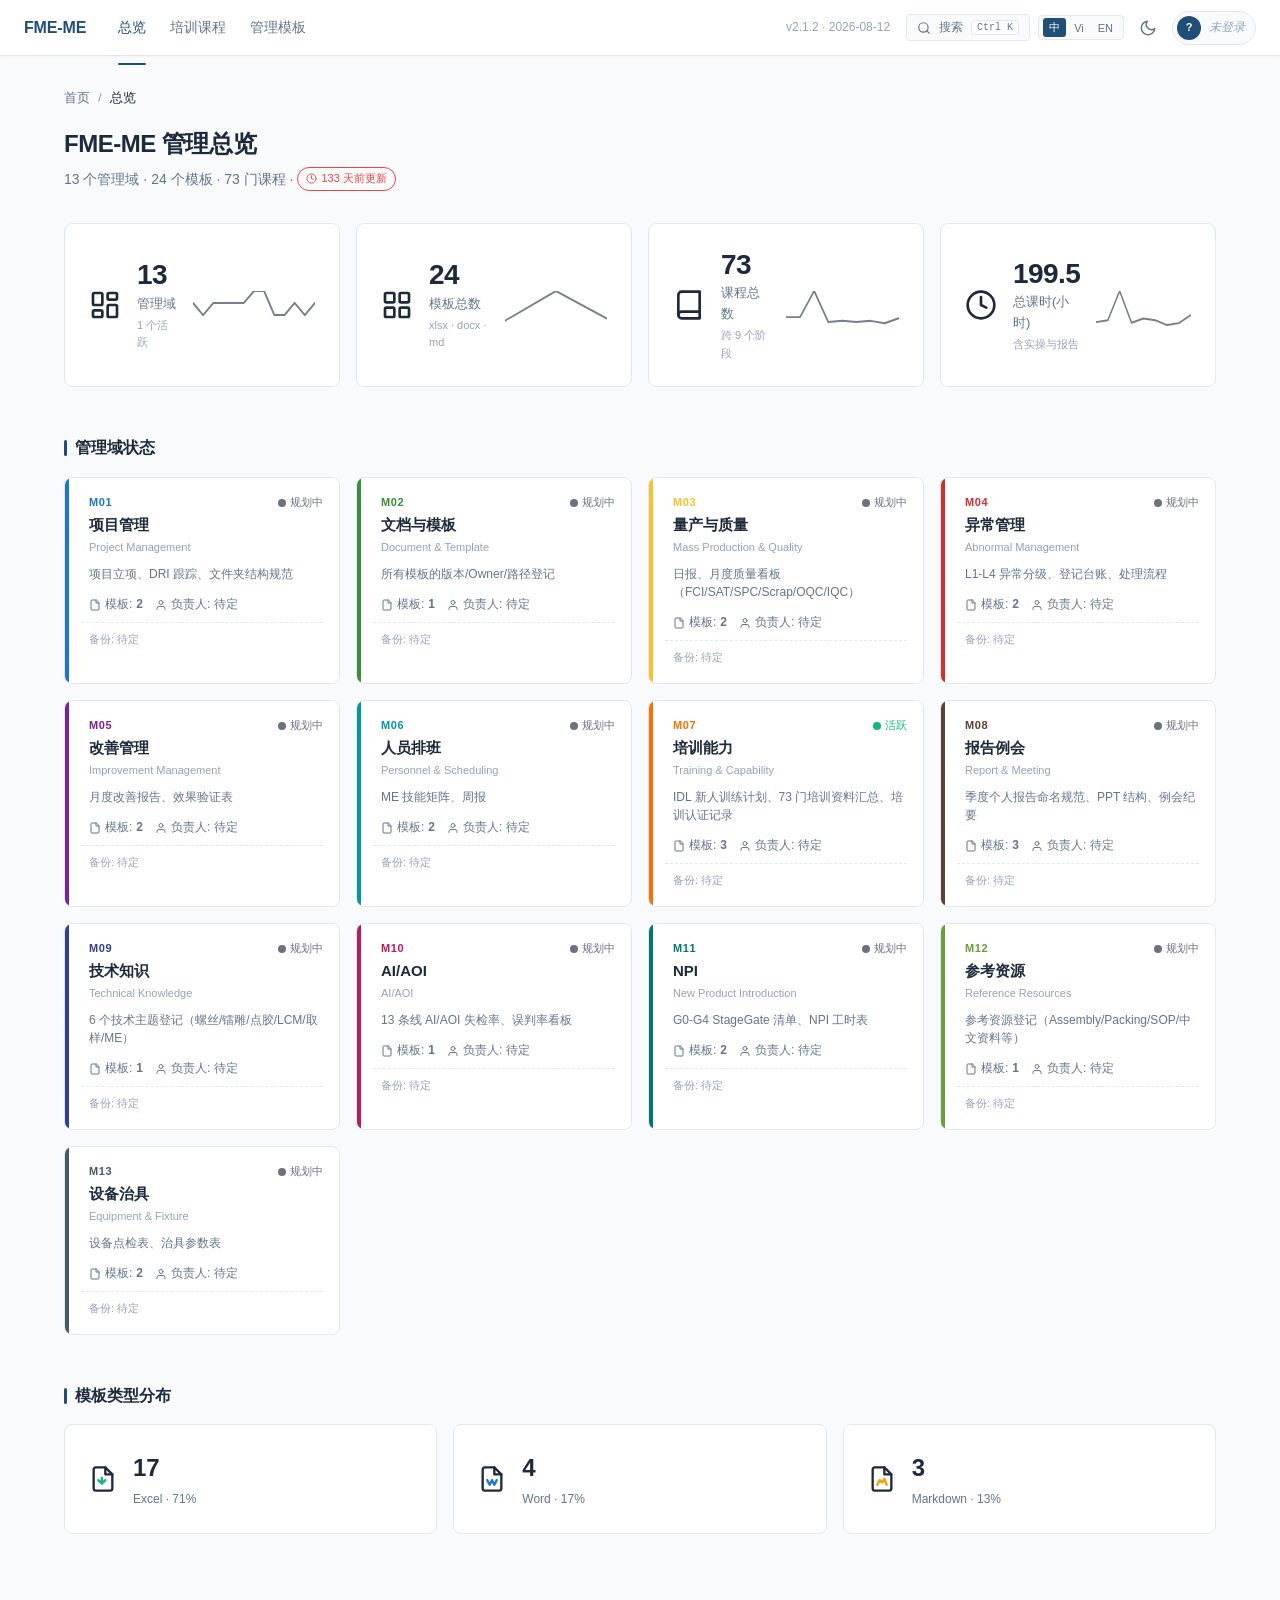
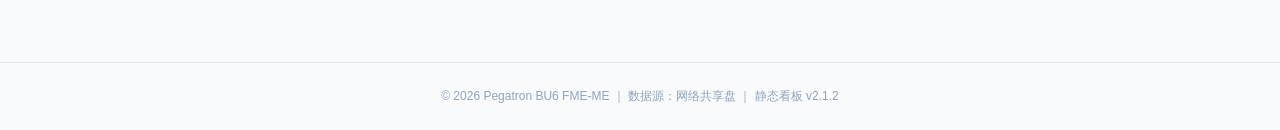
<file: fme-me-portal/index.html>
<!DOCTYPE html>
<html lang="zh-CN">
<head>
  <meta charset="UTF-8">
  <meta name="viewport" content="width=device-width, initial-scale=1.0">
  <title>FME-ME 管理体系总览</title>
  <meta name="description" content="Pegatron BU6 FME-ME 管理体系门户 — 13 域 · 24 模板 · 73 课程 · 在线表单">
  <meta name="theme-color" content="#1F4E78">
  <link rel="icon" href="favicon.svg" type="image/svg+xml">
  <link rel="apple-touch-icon" href="icons/apple-touch-icon.png">
  <link rel="manifest" href="manifest.json">
  <link rel="stylesheet" href="css/style.css">
</head>
<body data-page="overview">
  <header class="top-nav"></header>

  <main class="container">
    <div id="breadcrumb-slot"></div>
    <div class="page-header">
      <h1 data-i18n="page.overview.title">FME-ME 管理体系总览</h1>
      <div class="subtitle"><span data-i18n="page.overview.subtitle">13 个管理域 · 24 个模板 · 73 门课程</span><span id="freshness-slot"></span></div>
    </div>

    <!-- KPI Cards -->
    <div class="kpi-grid" id="kpi-grid"></div>

    <!-- Domain Cards -->
    <h2 class="section-heading" data-i18n="page.overview.section.domains">管理域状态</h2>
    <div class="domain-grid" id="domain-grid"></div>

    <!-- Template Type Distribution -->
    <h2 class="section-heading" data-i18n="page.overview.section.templates">模板类型分布</h2>
    <div class="type-stats" id="type-stats"></div>
  </main>

  <footer class="footer"></footer>

  <script src="js/common.js"></script>
  <script src="js/app.js"></script>
  <script src="js/overview.js"></script>
  <script>
    if ('serviceWorker' in navigator) {
      navigator.serviceWorker.register('sw.js').catch(() => {});
    }
  </script>
</body>
</html>
</file>
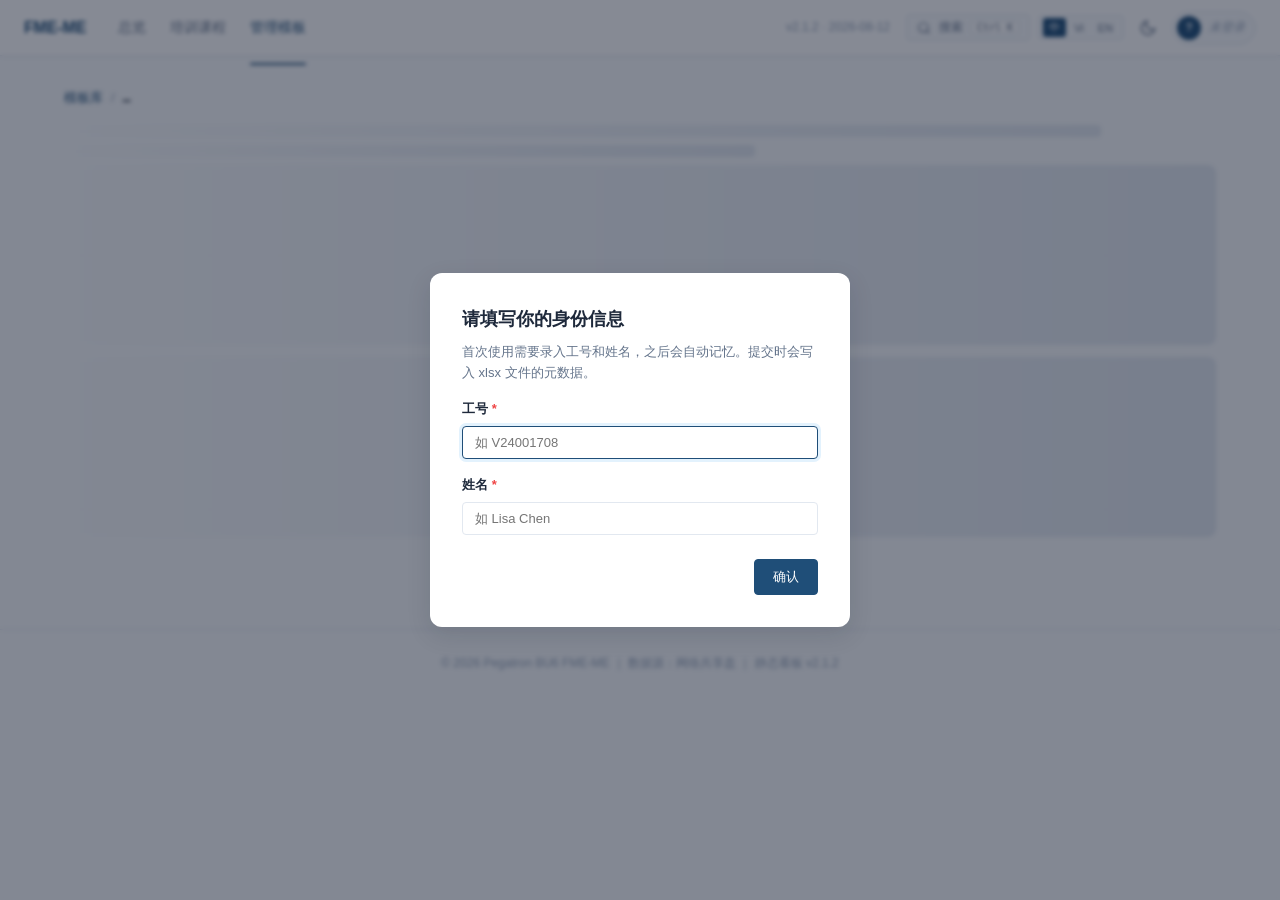
<file: fme-me-portal/form.html>
<!DOCTYPE html>
<html lang="zh-CN">
<head>
  <meta charset="UTF-8">
  <meta name="viewport" content="width=device-width, initial-scale=1.0">
  <title>填写表单 — FME-ME</title>
  <meta name="description" content="FME-ME 在线表单 — 填写后导出 xlsx 并一键提交到网络共享">
  <meta name="theme-color" content="#1F4E78">
  <link rel="icon" href="favicon.svg" type="image/svg+xml">
  <link rel="apple-touch-icon" href="icons/apple-touch-icon.png">
  <link rel="manifest" href="manifest.json">
  <link rel="stylesheet" href="css/style.css">
</head>
<body data-page="form">
  <header class="top-nav"></header>

  <main class="container">
    <div id="breadcrumb-slot"></div>
    <div class="form-breadcrumb">
      <a href="templates.html">模板库</a>
      <span class="crumb-sep">/</span>
      <span id="breadcrumb-tid">…</span>
    </div>

    <div id="form-container">
      <div class="form-loading">
        <div class="skeleton skeleton-line long"></div>
        <div class="skeleton skeleton-line medium"></div>
        <div class="skeleton skeleton-card"></div>
        <div class="skeleton skeleton-card"></div>
      </div>
    </div>
  </main>

  <footer class="footer"></footer>

  <!-- Employee ID Modal (shown on first visit) -->
  <div id="emp-modal" class="emp-modal" style="display:none;">
    <div class="emp-modal-backdrop"></div>
    <div class="emp-modal-card">
      <h2>请填写你的身份信息</h2>
      <p>首次使用需要录入工号和姓名，之后会自动记忆。提交时会写入 xlsx 文件的元数据。</p>
      <div class="emp-form">
        <div class="emp-field">
          <label for="emp-id-input">工号 <span class="req">*</span></label>
          <input type="text" id="emp-id-input" placeholder="如 V24001708" autocomplete="off">
        </div>
        <div class="emp-field">
          <label for="emp-name-input">姓名 <span class="req">*</span></label>
          <input type="text" id="emp-name-input" placeholder="如 Lisa Chen" autocomplete="off">
        </div>
      </div>
      <div class="emp-modal-actions">
        <button type="button" id="emp-confirm" class="btn-primary">确认</button>
      </div>
    </div>
  </div>

  <!-- SheetJS library (local copy, no CDN) -->
  <script src="lib/xlsx.full.min.js"></script>
  <!-- App scripts -->
  <script src="js/common.js"></script>
  <script src="js/app.js"></script>
  <script src="js/form-engine.js"></script>
  <script src="js/draft-manager.js"></script>
  <script src="js/xlsx-export.js"></script>
  <script src="js/submit-manager.js"></script>
  <script>
    document.addEventListener('DOMContentLoaded', async () => {
      renderTopNav('templates');
      renderFooter();

      // Employee ID check
      const profile = JSON.parse(localStorage.getItem('fme_employee_profile') || '{}');
      if (!profile.employeeId || !profile.employeeName) {
        EmpModal.show(() => initForm());
      } else {
        initForm();
      }

      async function initForm() {
        // Get template ID from URL (?t=T07)
        const params = new URLSearchParams(window.location.search);
        const tid = params.get('t');
        if (!tid) {
          document.getElementById('form-container').innerHTML =
            '<div class="error">缺少模板 ID 参数 (?t=T07)</div>';
          return;
        }
        document.getElementById('breadcrumb-tid').textContent = tid;

        // Breadcrumb (full)
        const bcSlot = document.getElementById('breadcrumb-slot');
        if (bcSlot && typeof renderBreadcrumb === 'function') {
          bcSlot.innerHTML = renderBreadcrumb([
            { label: '首页', href: 'index.html' },
            { label: '模板库', href: 'templates.html' },
            { label: tid, href: 'form.html?t=' + tid }
          ]);
        }

        // Track recent view
        if (window.App && window.App.Recent) {
          const label = tid + ' 表单';
          App.Recent.add('form', tid, label, 'form.html?t=' + tid);
        }

        try {
          const schema = await FormEngine.loadSchema(tid);
          const container = document.getElementById('form-container');
          container.innerHTML = '';
          FormEngine.renderForm(schema, container);
          // Try restore draft
          const restored = DraftManager.restoreDraft(tid);
          if (!restored) {
            showToast('新草稿 — 输入内容会自动保存', 2500);
          }
        } catch (e) {
          document.getElementById('form-container').innerHTML =
            '<div class="error">加载表单失败: ' + e.message + '</div>';
        }
      }
    });

    // Employee ID Modal helper
    const EmpModal = {
      show(onConfirm) {
        const modal = document.getElementById('emp-modal');
        modal.style.display = 'flex';
        const confirm = document.getElementById('emp-confirm');
        const idInput = document.getElementById('emp-id-input');
        const nameInput = document.getElementById('emp-name-input');
        idInput.focus();
        const handler = () => {
          const empId = idInput.value.trim();
          const empName = nameInput.value.trim();
          if (!empId || !empName) {
            showToast('工号和姓名都必填', 2000);
            return;
          }
          localStorage.setItem('fme_employee_profile', JSON.stringify({
            employeeId: empId,
            employeeName: empName,
            savedAt: new Date().toISOString(),
          }));
          modal.style.display = 'none';
          confirm.removeEventListener('click', handler);
          onConfirm();
        };
        confirm.addEventListener('click', handler);
      },
    };
  </script>
</body>
</html>
</file>
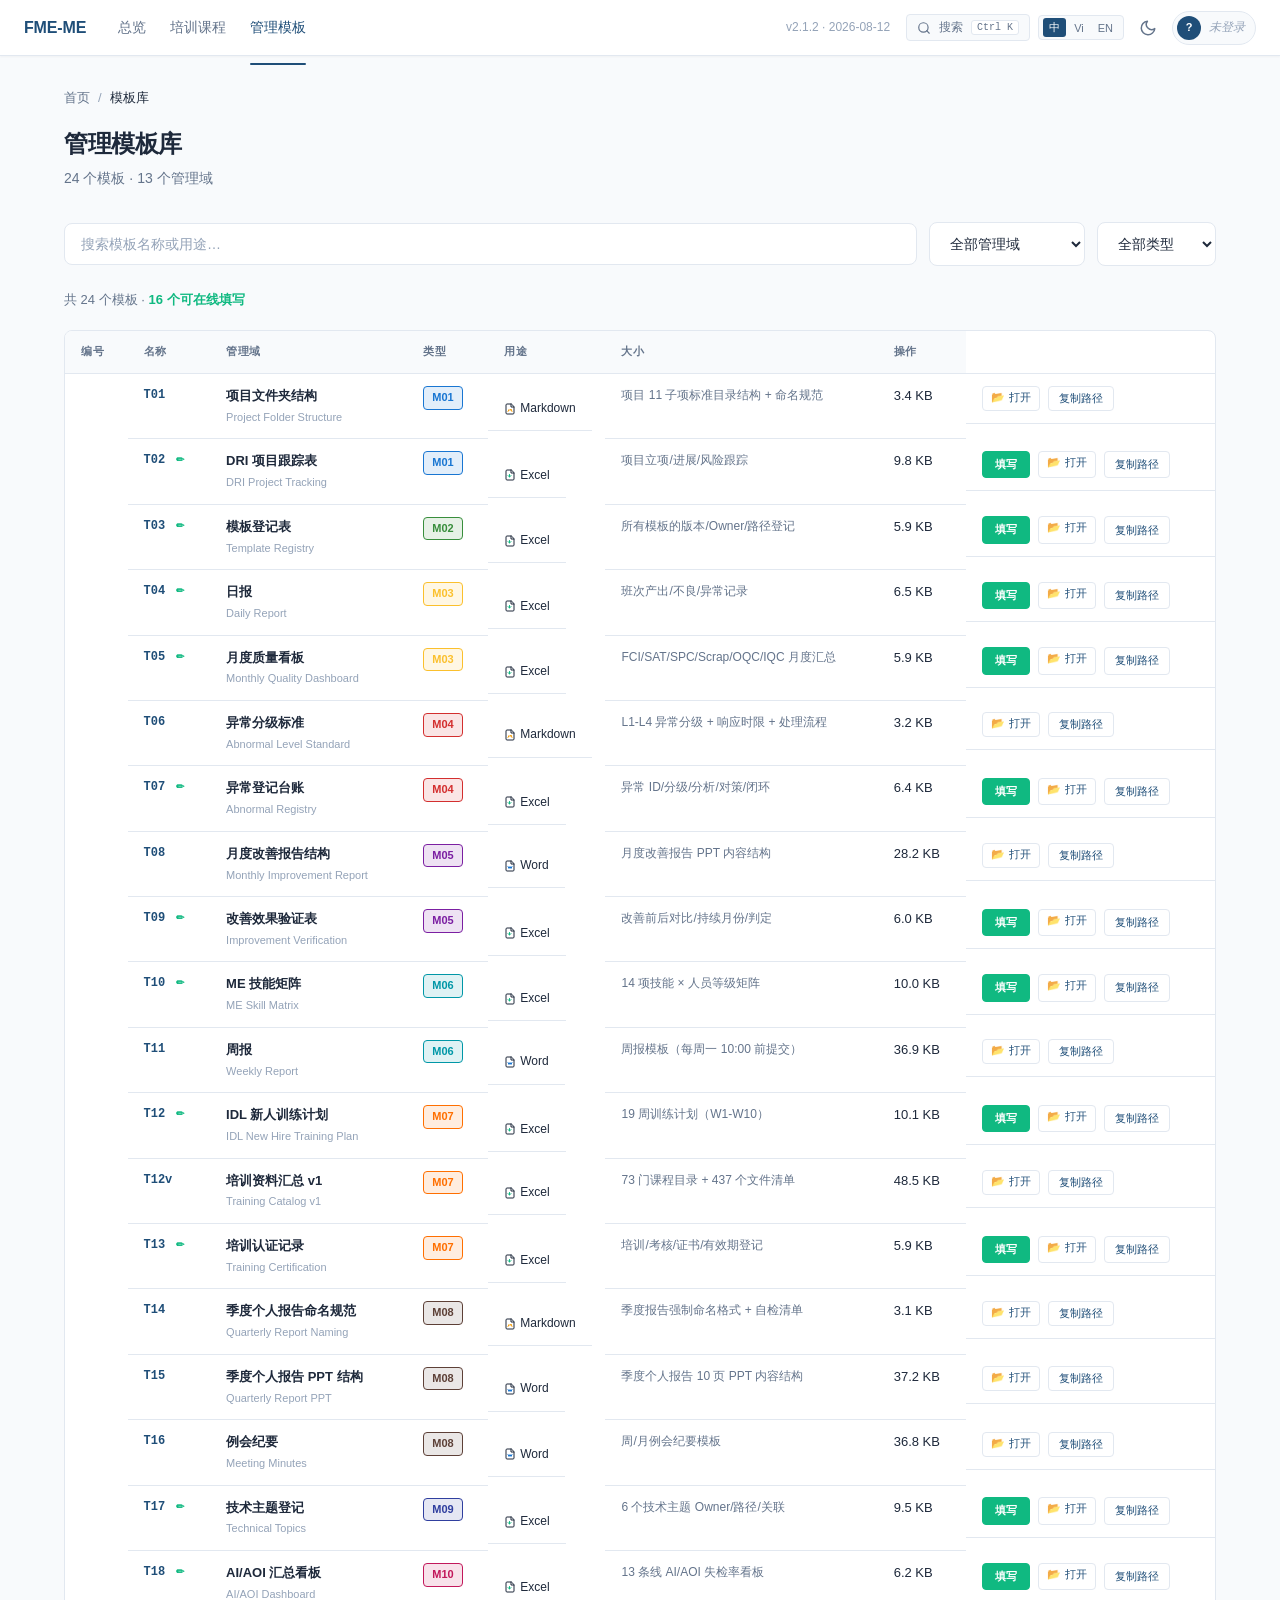
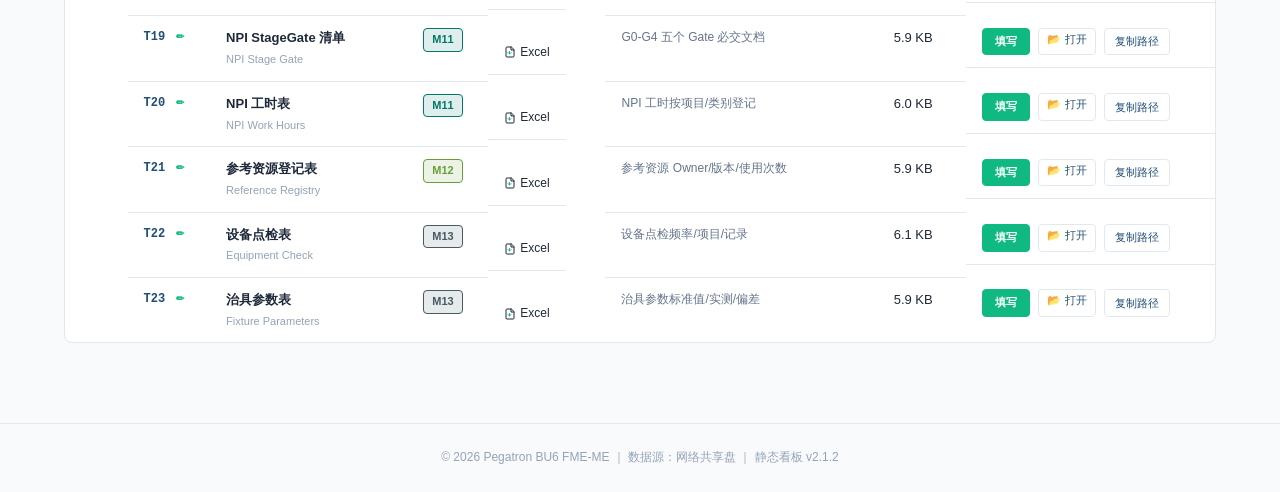
<file: fme-me-portal/templates.html>
<!DOCTYPE html>
<html lang="zh-CN">
<head>
  <meta charset="UTF-8">
  <meta name="viewport" content="width=device-width, initial-scale=1.0">
  <title>管理模板库 — FME-ME</title>
  <meta name="description" content="FME-ME 管理模板库 — 24 个模板 · 16 个可在线填写 · 按管理域筛选">
  <meta name="theme-color" content="#1F4E78">
  <link rel="icon" href="favicon.svg" type="image/svg+xml">
  <link rel="apple-touch-icon" href="icons/apple-touch-icon.png">
  <link rel="manifest" href="manifest.json">
  <link rel="stylesheet" href="css/style.css">
</head>
<body data-page="templates">
  <header class="top-nav"></header>

  <main class="container">
    <div id="breadcrumb-slot"></div>
    <div class="page-header">
      <h1>管理模板库</h1>
      <div class="subtitle">24 个模板 · 13 个管理域</div>
    </div>

    <div class="toolbar">
      <input type="search" id="tpl-search" placeholder="搜索模板名称或用途…" class="search-input">
      <select id="tpl-domain-filter" class="select-input">
        <option value="">全部管理域</option>
      </select>
      <select id="tpl-type-filter" class="select-input">
        <option value="">全部类型</option>
        <option value="xlsx">Excel</option>
        <option value="docx">Word</option>
        <option value="md">Markdown</option>
      </select>
    </div>

    <div class="result-meta" id="tpl-result-meta">加载中…</div>

    <div class="template-table-wrap">
      <table class="template-table">
        <thead>
          <tr>
            <th>编号</th>
            <th>名称</th>
            <th>管理域</th>
            <th>类型</th>
            <th>用途</th>
            <th>大小</th>
            <th>操作</th>
          </tr>
        </thead>
        <tbody id="tpl-tbody"></tbody>
      </table>
    </div>
  </main>

  <footer class="footer"></footer>

  <script src="js/common.js"></script>
  <script src="js/app.js"></script>
  <script src="js/templates.js"></script>
  <script>
    if ('serviceWorker' in navigator) {
      navigator.serviceWorker.register('sw.js').catch(() => {});
    }
  </script>
</body>
</html>
</file>
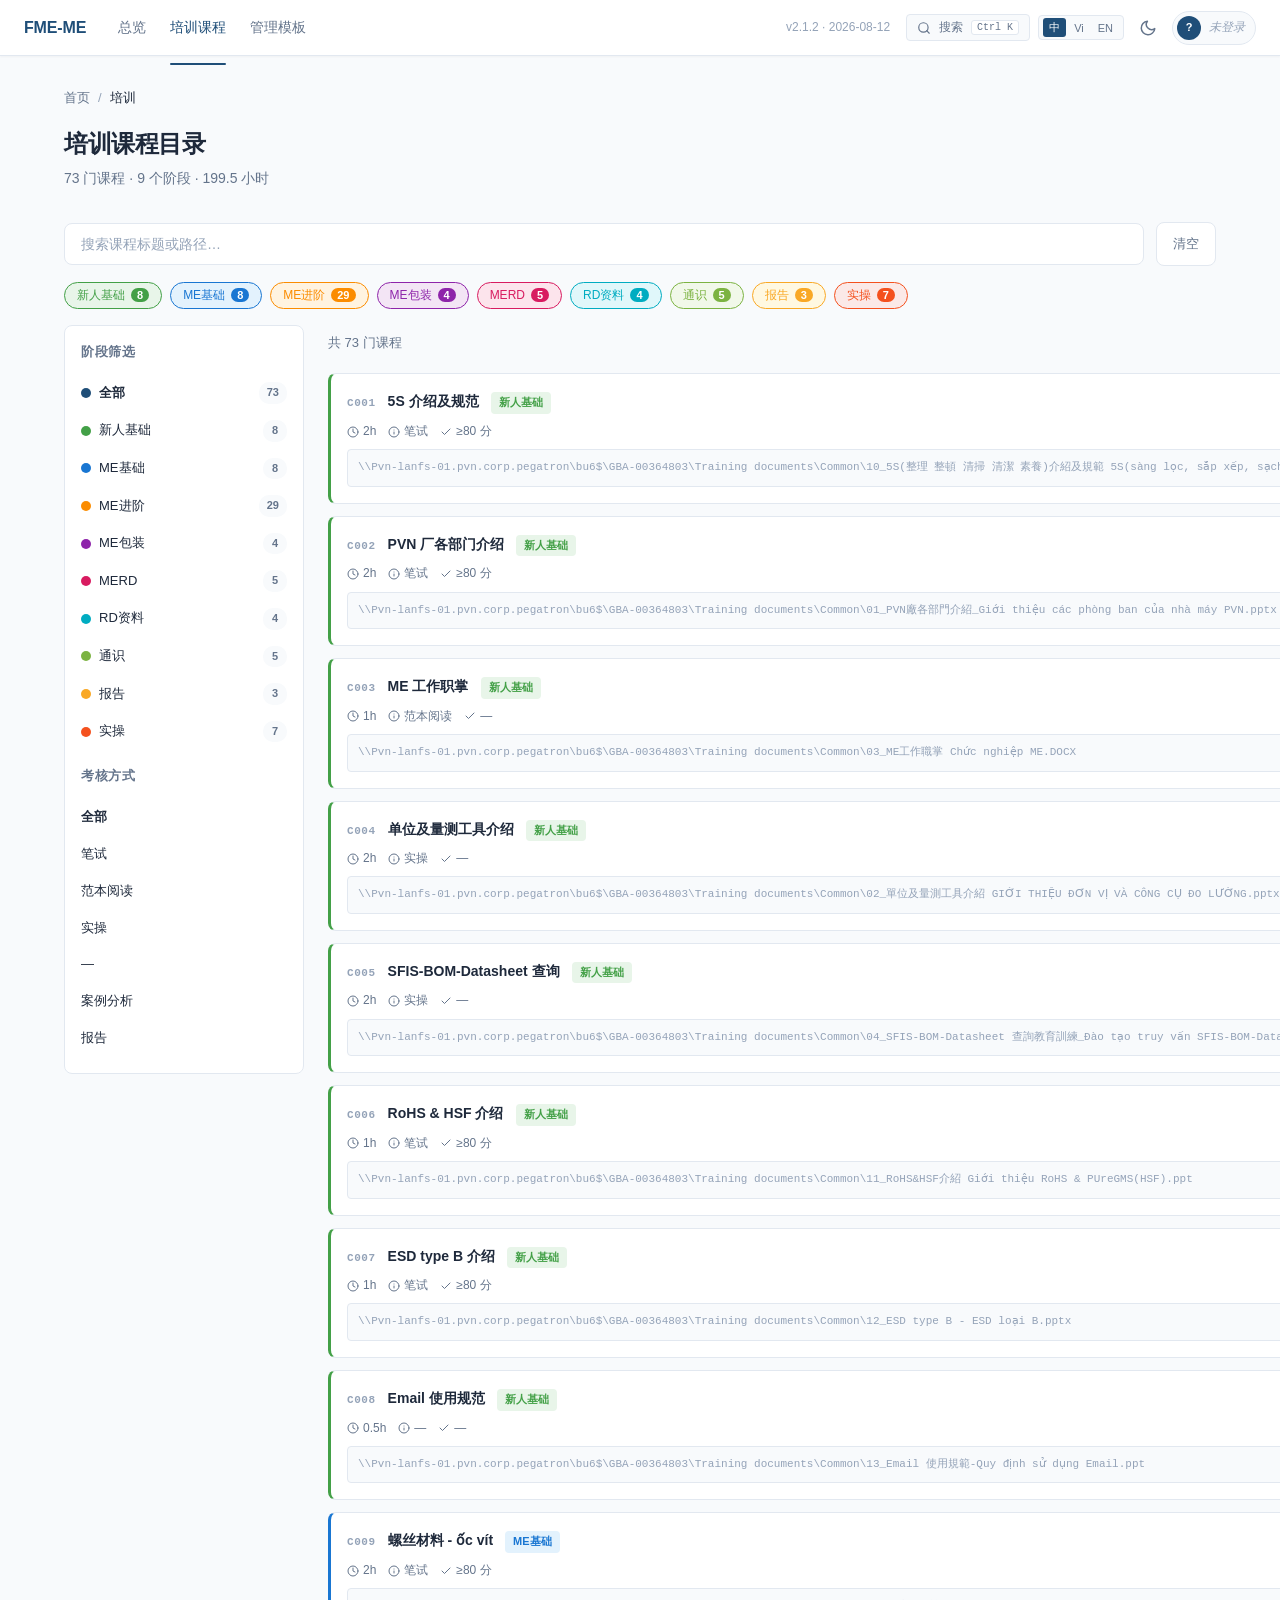
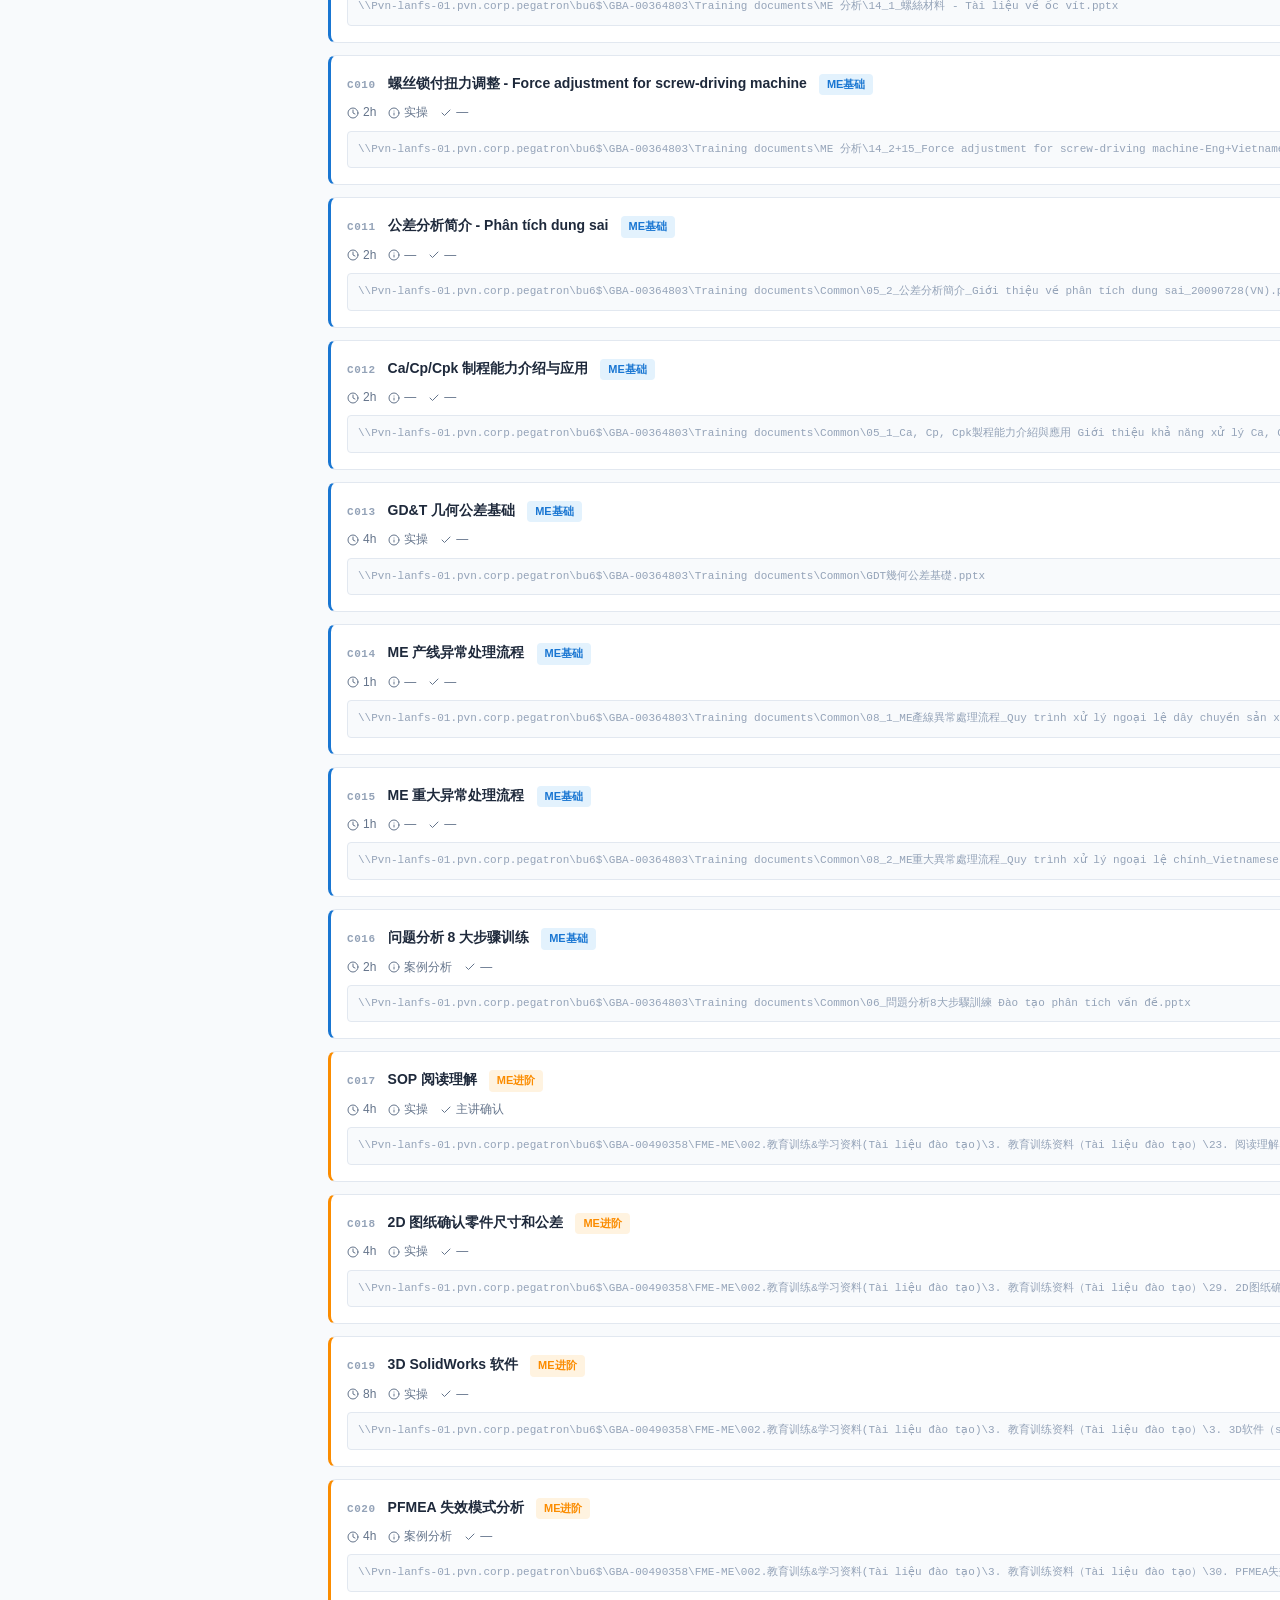
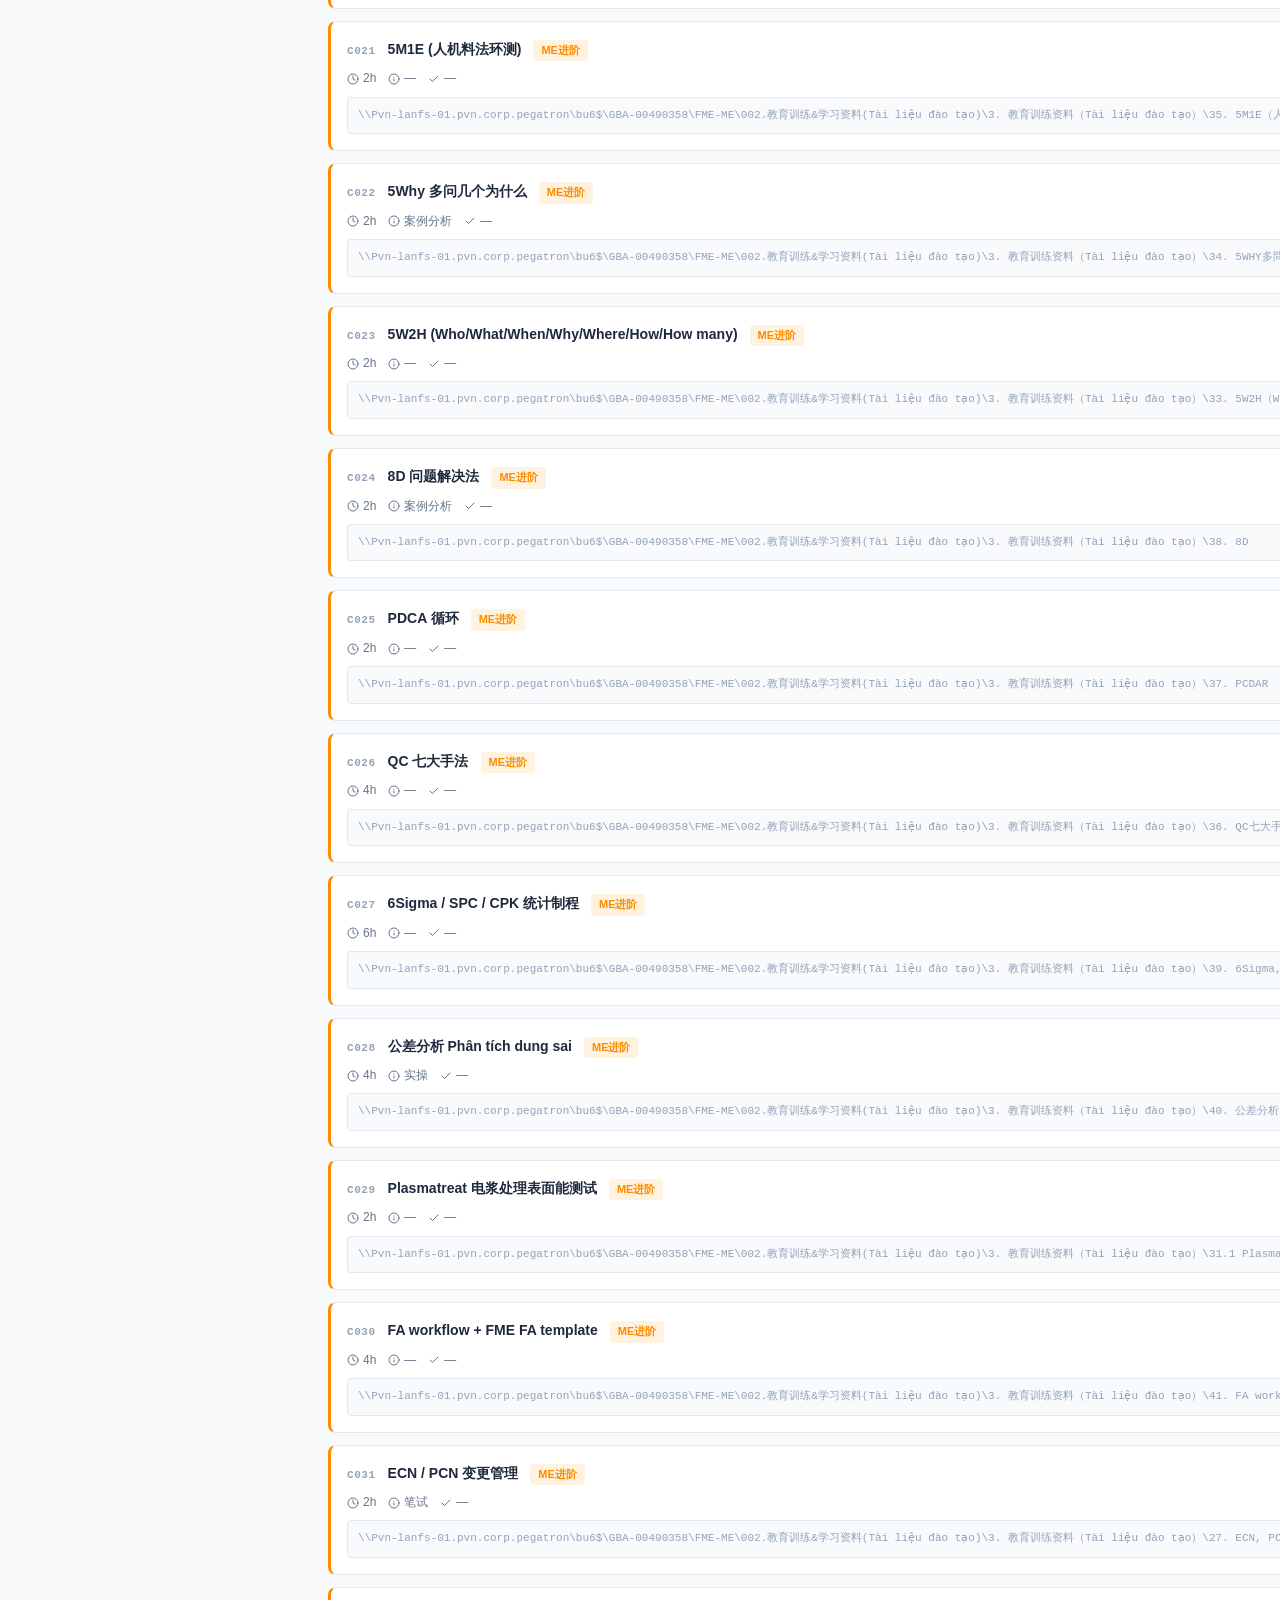
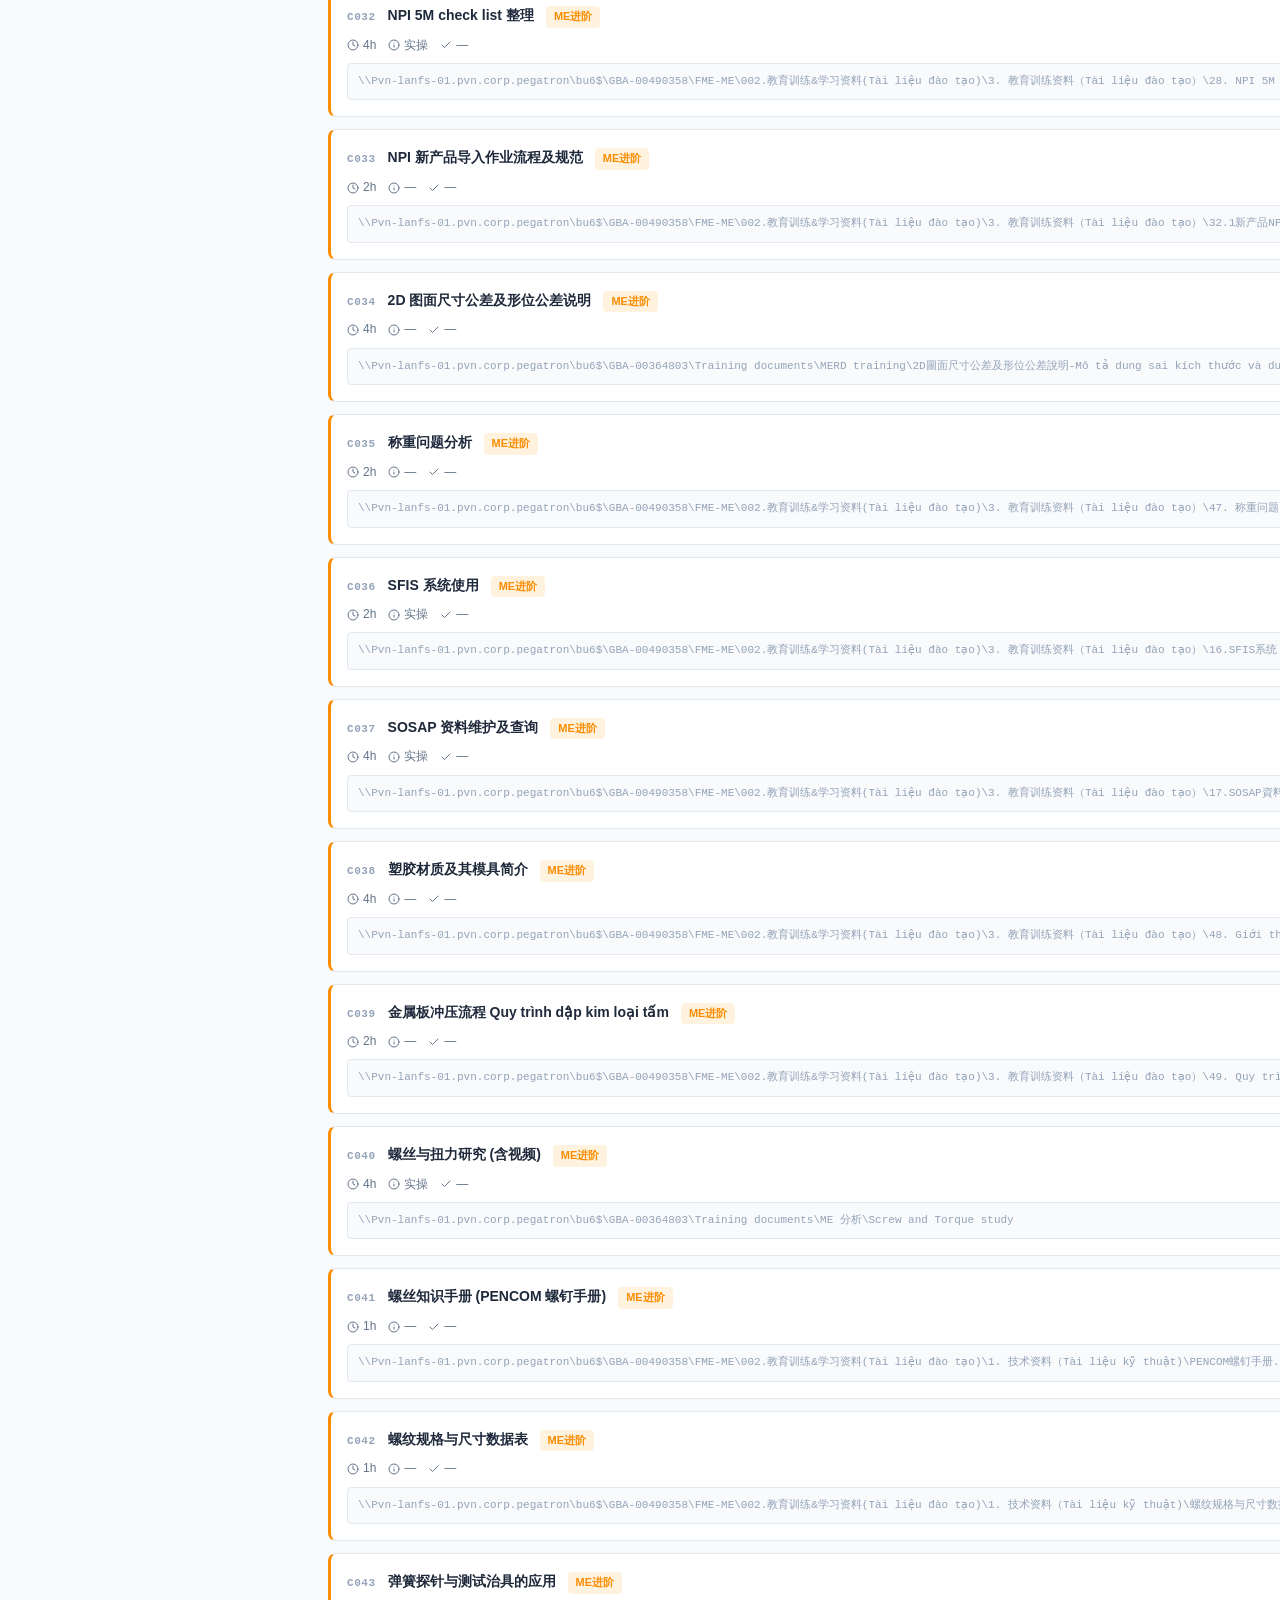
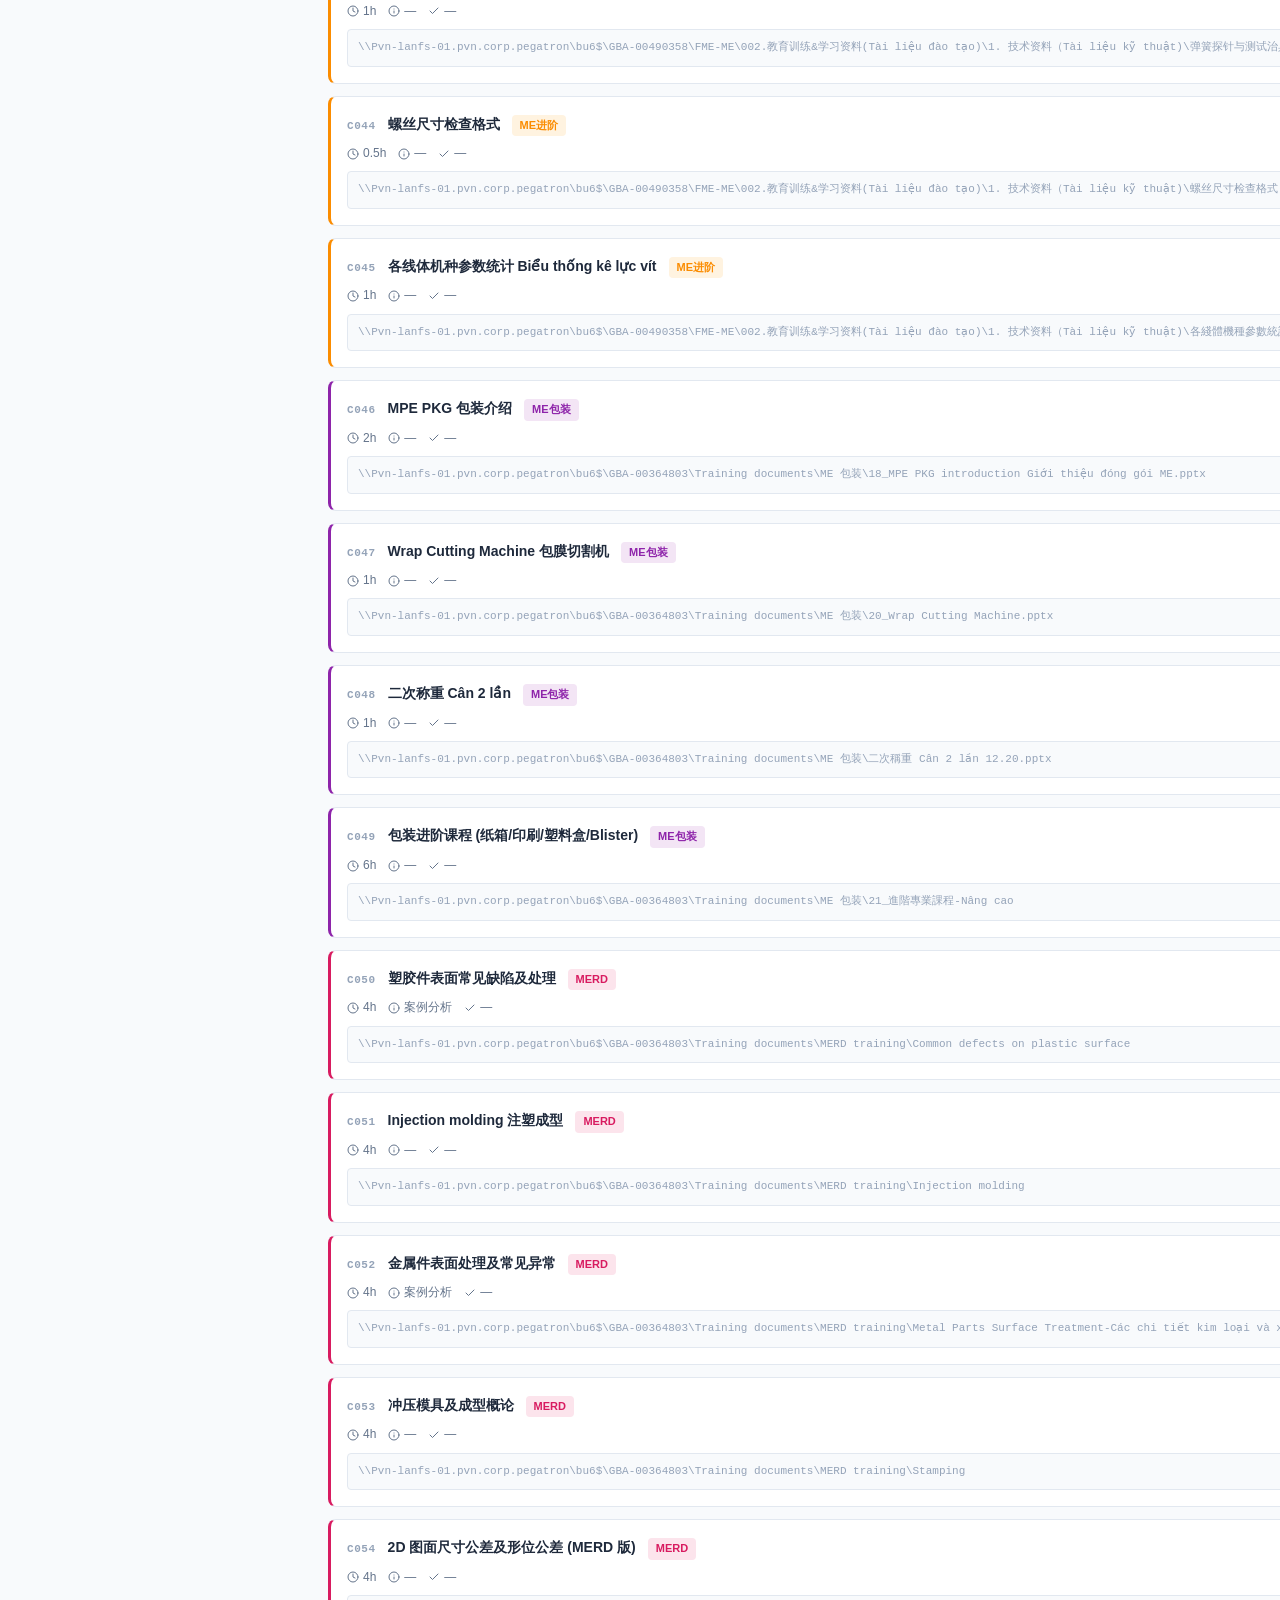
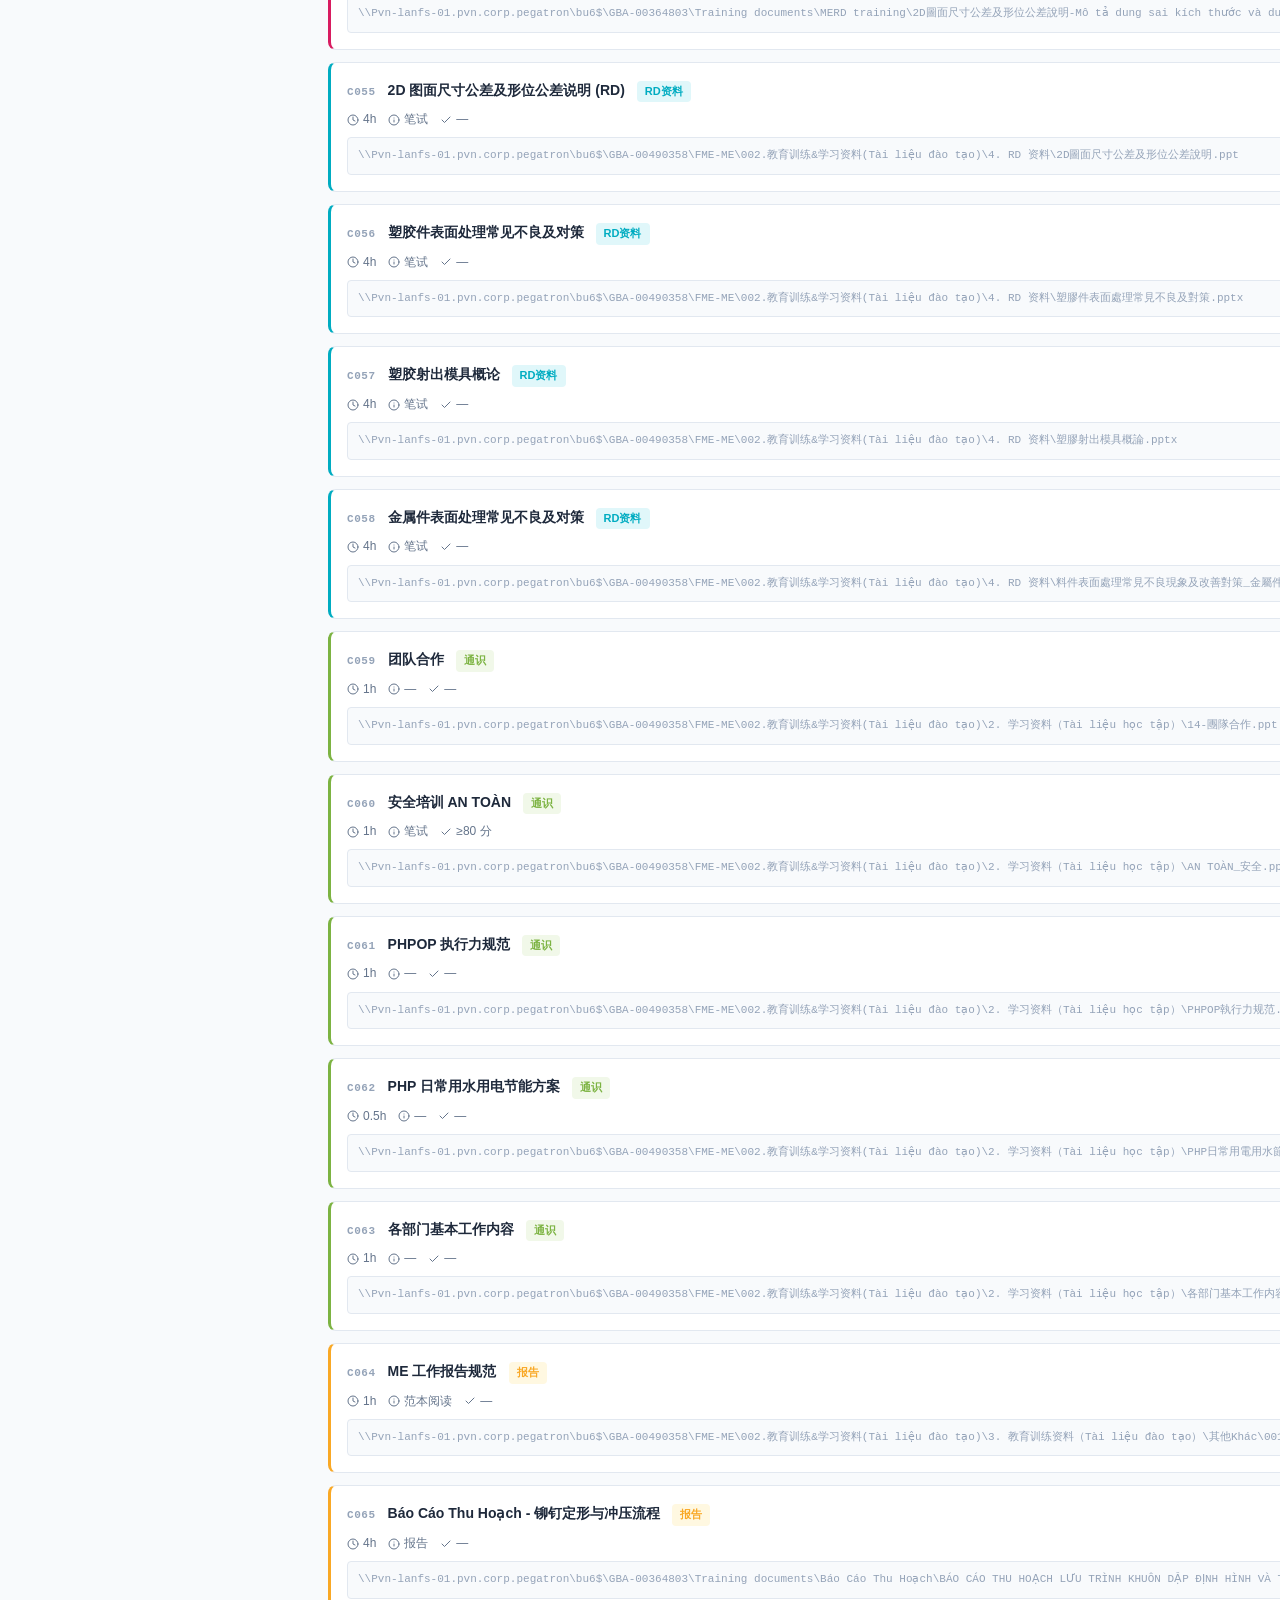
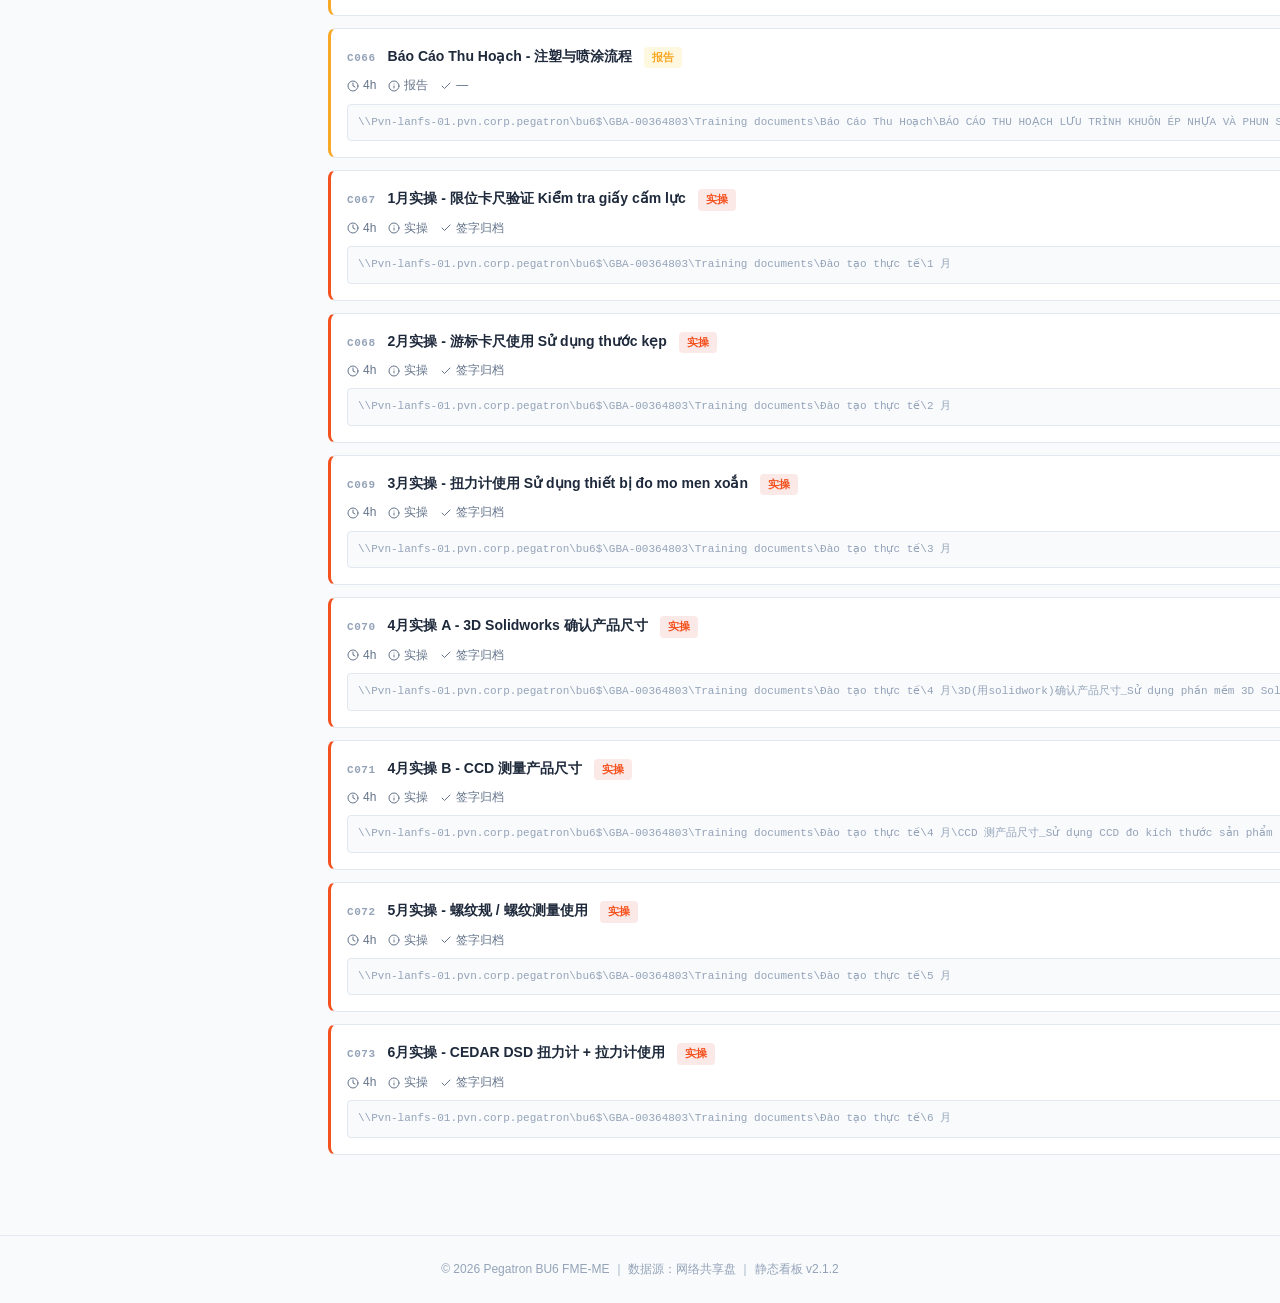
<file: fme-me-portal/training.html>
<!DOCTYPE html>
<html lang="zh-CN">
<head>
  <meta charset="UTF-8">
  <meta name="viewport" content="width=device-width, initial-scale=1.0">
  <title>培训课程目录 — FME-ME</title>
  <meta name="description" content="FME-ME 培训课程目录 — 73 门课程 · 9 个阶段 · 按需搜索筛选">
  <meta name="theme-color" content="#1F4E78">
  <link rel="icon" href="favicon.svg" type="image/svg+xml">
  <link rel="apple-touch-icon" href="icons/apple-touch-icon.png">
  <link rel="manifest" href="manifest.json">
  <link rel="stylesheet" href="css/style.css">
</head>
<body data-page="training">
  <header class="top-nav"></header>

  <main class="container">
    <div id="breadcrumb-slot"></div>
    <div class="page-header">
      <h1>培训课程目录</h1>
      <div class="subtitle">73 门课程 · 9 个阶段 · 199.5 小时</div>
    </div>

    <div class="toolbar">
      <input type="search" id="search-input" placeholder="搜索课程标题或路径…" class="search-input">
      <button id="clear-search" class="btn-secondary">清空</button>
    </div>

    <div class="phase-pills" id="phase-pills"></div>

    <div class="training-layout">
      <aside class="training-filter" id="filter-sidebar">
        <h3>阶段筛选</h3>
        <div id="phase-filter"></div>
        <h3 class="mt-4">考核方式</h3>
        <div id="exam-filter"></div>
      </aside>

      <section>
        <div class="result-meta" id="result-meta">加载中…</div>
        <div class="course-list" id="course-grid"></div>
      </section>
    </div>
  </main>

  <footer class="footer"></footer>

  <script src="js/common.js"></script>
  <script src="js/app.js"></script>
  <script src="js/training.js"></script>
  <script>
    if ('serviceWorker' in navigator) {
      navigator.serviceWorker.register('sw.js').catch(() => {});
    }
  </script>
</body>
</html>
</file>
<file: fme-me-portal/css/style.css>
/* ============================================================
 * FME-ME Portal v1.0 — Shared Styles
 * Bilingual (Chinese/Vietnamese) management dashboard
 * ============================================================ */

:root {
  /* Primary - deep blue (enterprise) */
  --primary: #1F4E78;
  --primary-dark: #0D3B5F;
  --primary-light: #E3F2FD;

  /* Neutral - grayscale */
  --bg: #F8FAFC;
  --bg-card: #FFFFFF;
  --border: #E2E8F0;
  --border-strong: #CBD5E1;
  --text: #1E293B;
  --text-muted: #64748B;
  --text-light: #94A3B8;

  /* Status colors */
  --status-active: #10B981;
  --status-warning: #F59E0B;
  --status-pending: #EF4444;
  --status-planning: #6B7280;

  /* 13 domains color palette */
  --m01: #1976D2;
  --m02: #388E3C;
  --m03: #FBC02D;
  --m04: #D32F2F;
  --m05: #7B1FA2;
  --m06: #0097A7;
  --m07: #FF6F00;
  --m08: #5D4037;
  --m09: #303F9F;
  --m10: #C2185B;
  --m11: #00796B;
  --m12: #689F38;
  --m13: #455A64;

  /* 9 training phases */
  --phase-newbie: #43A047;
  --phase-me-basic: #1976D2;
  --phase-me-adv: #FB8C00;
  --phase-me-pkg: #8E24AA;
  --phase-merd: #D81B60;
  --phase-rd: #00ACC1;
  --phase-common: #7CB342;
  --phase-report: #F9A825;
  --phase-practice: #F4511E;

  /* Spacing scale */
  --space-1: 4px;
  --space-2: 8px;
  --space-3: 12px;
  --space-4: 16px;
  --space-5: 24px;
  --space-6: 32px;
  --space-8: 48px;

  /* Radius */
  --radius-sm: 4px;
  --radius-md: 8px;
  --radius-lg: 12px;

  /* Shadow */
  --shadow-sm: 0 1px 2px rgba(15,23,42,.04);
  --shadow-md: 0 4px 12px rgba(15,23,42,.08);
  --shadow-lg: 0 8px 24px rgba(15,23,42,.12);

  /* Transition */
  --t-fast: 150ms ease;
  --t-base: 250ms ease;
}

/* ============ Dark Theme ============
   Activated via:
   - [data-theme="dark"] on <html> (manual toggle, persisted in localStorage)
   - prefers-color-scheme: dark (system) when no manual choice
   Strategy: override only base color variables; component styles inherit.
*/
html[data-theme="dark"] {
  --primary: #60A5FA;
  --primary-dark: #3B82F6;
  --primary-light: #1E3A5F;

  --bg: #0F172A;
  --bg-card: #1E293B;
  --border: #334155;
  --border-strong: #475569;
  --text: #F1F5F9;
  --text-muted: #94A3B8;
  --text-light: #64748B;

  --status-active: #34D399;
  --status-warning: #FBBF24;
  --status-pending: #F87171;
  --status-planning: #9CA3AF;

  --shadow-sm: 0 1px 2px rgba(0,0,0,.3);
  --shadow-md: 0 4px 12px rgba(0,0,0,.4);
  --shadow-lg: 0 8px 24px rgba(0,0,0,.5);

  /* Domain colors stay vibrant but slightly desaturated for dark bg */
  --m01: #60A5FA;
  --m02: #4ADE80;
  --m03: #FACC15;
  --m04: #F87171;
  --m05: #C084FC;
  --m06: #22D3EE;
  --m07: #FB923C;
  --m08: #A16207;
  --m09: #818CF8;
  --m10: #F472B6;
  --m11: #2DD4BF;
  --m12: #A3E635;
  --m13: #94A3B8;
}

@media (prefers-color-scheme: dark) {
  html:not([data-theme="light"]):not([data-theme="dark"]) {
    /* No manual choice yet — follow system */
    --primary: #60A5FA;
    --primary-dark: #3B82F6;
    --primary-light: #1E3A5F;
    --bg: #0F172A;
    --bg-card: #1E293B;
    --border: #334155;
    --border-strong: #475569;
    --text: #F1F5F9;
    --text-muted: #94A3B8;
    --text-light: #64748B;
    --status-active: #34D399;
    --status-warning: #FBBF24;
    --status-pending: #F87171;
    --status-planning: #9CA3AF;
    --shadow-sm: 0 1px 2px rgba(0,0,0,.3);
    --shadow-md: 0 4px 12px rgba(0,0,0,.4);
    --shadow-lg: 0 8px 24px rgba(0,0,0,.5);
    --m01: #60A5FA; --m02: #4ADE80; --m03: #FACC15; --m04: #F87171;
    --m05: #C084FC; --m06: #22D3EE; --m07: #FB923C; --m08: #A16207;
    --m09: #818CF8; --m10: #F472B6; --m11: #2DD4BF; --m12: #A3E635;
    --m13: #94A3B8;
  }
}

/* Auto-update theme-color meta when dark */
html[data-theme="dark"] { color-scheme: dark; }
html[data-theme="light"] { color-scheme: light; }

* {
  box-sizing: border-box;
  margin: 0;
  padding: 0;
}

html {
  scroll-behavior: smooth;
}

body {
  font-family: -apple-system, BlinkMacSystemFont, "Segoe UI", "PingFang SC",
               "Hiragino Sans GB", "Microsoft YaHei", "Noto Sans CJK SC",
               "Noto Sans", Roboto, Helvetica, Arial, sans-serif;
  font-size: 14px;
  line-height: 1.6;
  color: var(--text);
  background: var(--bg);
  -webkit-font-smoothing: antialiased;
  -moz-osx-font-smoothing: grayscale;
}

a {
  color: var(--primary);
  text-decoration: none;
  transition: color var(--t-fast);
}

a:hover {
  color: var(--primary-dark);
}

button {
  font-family: inherit;
  cursor: pointer;
  border: none;
  background: none;
  color: inherit;
}

input {
  font-family: inherit;
}

/* ============ Top Navigation ============ */
.top-nav {
  position: sticky;
  top: 0;
  z-index: 50;
  height: 56px;
  background: var(--bg-card);
  border-bottom: 1px solid var(--border);
  display: flex;
  align-items: center;
  padding: 0 var(--space-5);
  box-shadow: var(--shadow-sm);
}

.top-nav .brand {
  font-size: 16px;
  font-weight: 700;
  color: var(--primary);
  letter-spacing: -0.01em;
  white-space: nowrap;
  margin-right: var(--space-6);
}

.top-nav .nav-links {
  display: flex;
  gap: var(--space-5);
  flex: 1;
}

.top-nav .nav-links a {
  font-size: 14px;
  font-weight: 500;
  color: var(--text-muted);
  padding: 8px 0;
  position: relative;
  transition: color var(--t-fast);
}

.top-nav .nav-links a:hover {
  color: var(--text);
}

.top-nav .nav-links a.active {
  color: var(--primary);
}

.top-nav .nav-links a.active::after {
  content: '';
  position: absolute;
  bottom: -18px;
  left: 0;
  right: 0;
  height: 2px;
  background: var(--primary);
  border-radius: 1px;
}

.top-nav .last-updated {
  font-size: 12px;
  color: var(--text-light);
  white-space: nowrap;
}

/* ============ Container ============ */
.container {
  max-width: 1200px;
  margin: 0 auto;
  padding: var(--space-6) var(--space-5);
}

/* ============ Page Header ============ */
.page-header {
  margin-bottom: var(--space-6);
}

.page-header h1 {
  font-size: 24px;
  font-weight: 700;
  color: var(--text);
  margin-bottom: var(--space-1);
  letter-spacing: -0.02em;
}

.page-header .subtitle {
  font-size: 14px;
  color: var(--text-muted);
}

/* ============ KPI Cards ============ */
.kpi-grid {
  display: grid;
  grid-template-columns: repeat(4, 1fr);
  gap: var(--space-4);
  margin-bottom: var(--space-8);
}

.kpi-card {
  background: var(--bg-card);
  border: 1px solid var(--border);
  border-radius: var(--radius-md);
  padding: var(--space-5);
  display: flex;
  align-items: center;
  gap: var(--space-4);
  transition: all var(--t-base);
}

.kpi-card:hover {
  border-color: var(--border-strong);
  box-shadow: var(--shadow-md);
  transform: translateY(-2px);
}

.kpi-card .icon {
  font-size: 32px;
  line-height: 1;
}

.kpi-card .value {
  font-size: 28px;
  font-weight: 700;
  color: var(--text);
  letter-spacing: -0.02em;
  line-height: 1.2;
}

.kpi-card .label {
  font-size: 13px;
  color: var(--text-muted);
  margin-top: 2px;
}

/* ============ Section Heading ============ */
.section-heading {
  font-size: 16px;
  font-weight: 600;
  color: var(--text);
  margin: var(--space-6) 0 var(--space-4);
  display: flex;
  align-items: center;
  gap: var(--space-2);
}

.section-heading::before {
  content: '';
  width: 3px;
  height: 16px;
  background: var(--primary);
  border-radius: 2px;
}

/* ============ Domain Card Grid ============ */
.domain-grid {
  display: grid;
  grid-template-columns: repeat(4, 1fr);
  gap: var(--space-4);
  margin-bottom: var(--space-8);
}

.domain-card {
  background: var(--bg-card);
  border: 1px solid var(--border);
  border-radius: var(--radius-md);
  padding: var(--space-4);
  cursor: pointer;
  position: relative;
  overflow: hidden;
  transition: all var(--t-base);
  display: flex;
  flex-direction: column;
  gap: var(--space-2);
}

.domain-card::before {
  content: '';
  position: absolute;
  left: 0;
  top: 0;
  bottom: 0;
  width: 4px;
  background: var(--domain-color, var(--primary));
}

.domain-card:hover {
  border-color: var(--border-strong);
  box-shadow: var(--shadow-md);
  transform: translateY(-2px);
}

.domain-card .header {
  display: flex;
  align-items: flex-start;
  justify-content: space-between;
  gap: var(--space-2);
}

.domain-card .id-name {
  display: flex;
  flex-direction: column;
  gap: 2px;
  padding-left: var(--space-2);
}

.domain-card .id {
  font-size: 11px;
  font-weight: 700;
  color: var(--domain-color, var(--primary));
  letter-spacing: 0.05em;
}

.domain-card .name {
  font-size: 15px;
  font-weight: 600;
  color: var(--text);
}

.domain-card .name-en {
  font-size: 11px;
  color: var(--text-light);
}

.domain-card .meta {
  display: flex;
  gap: var(--space-3);
  font-size: 12px;
  color: var(--text-muted);
  padding-left: var(--space-2);
  margin-top: 4px;
}

.domain-card .meta-item {
  display: flex;
  align-items: center;
  gap: 4px;
}

.domain-card .desc {
  font-size: 12px;
  color: var(--text-muted);
  line-height: 1.5;
  padding-left: var(--space-2);
  display: -webkit-box;
  -webkit-line-clamp: 2;
  -webkit-box-orient: vertical;
  overflow: hidden;
}

.domain-card .owner-row {
  display: flex;
  gap: var(--space-3);
  font-size: 11px;
  color: var(--text-light);
  padding-left: var(--space-2);
  padding-top: var(--space-2);
  border-top: 1px dashed var(--border);
}

.domain-card .owner-row .placeholder {
  color: var(--text-light);
  font-style: italic;
}

/* ============ Status Dot ============ */
.status-dot {
  display: inline-flex;
  align-items: center;
  gap: 4px;
  font-size: 11px;
  font-weight: 500;
}

.status-dot::before {
  content: '';
  width: 8px;
  height: 8px;
  border-radius: 50%;
  background: var(--status-color, var(--status-planning));
}

.status-dot.active { --status-color: var(--status-active); color: var(--status-active); }
.status-dot.warning { --status-color: var(--status-warning); color: var(--status-warning); }
.status-dot.pending { --status-color: var(--status-pending); color: var(--status-pending); }
.status-dot.planning { --status-color: var(--status-planning); color: var(--status-planning); }

/* ============ Type Stat Cards ============ */
.type-stats {
  display: grid;
  grid-template-columns: repeat(3, 1fr);
  gap: var(--space-4);
  margin-bottom: var(--space-8);
}

.type-card {
  background: var(--bg-card);
  border: 1px solid var(--border);
  border-radius: var(--radius-md);
  padding: var(--space-5);
  display: flex;
  align-items: center;
  gap: var(--space-4);
  transition: all var(--t-base);
}

.type-card:hover {
  border-color: var(--border-strong);
  box-shadow: var(--shadow-md);
}

.type-card .icon {
  font-size: 28px;
  line-height: 1;
}

.type-card .value {
  font-size: 24px;
  font-weight: 700;
  color: var(--text);
}

.type-card .label {
  font-size: 12px;
  color: var(--text-muted);
  margin-top: 2px;
}

/* ============ Search Box ============ */
.search-box {
  width: 100%;
  padding: var(--space-3) var(--space-4);
  font-size: 14px;
  border: 1px solid var(--border);
  border-radius: var(--radius-md);
  background: var(--bg-card);
  color: var(--text);
  transition: all var(--t-fast);
  outline: none;
}

.search-box:focus {
  border-color: var(--primary);
  box-shadow: 0 0 0 3px var(--primary-light);
}

.search-box::placeholder {
  color: var(--text-light);
}

/* ============ Training Layout ============ */
.training-layout {
  display: grid;
  grid-template-columns: 240px 1fr;
  gap: var(--space-5);
  margin-top: var(--space-4);
}

.training-filter {
  background: var(--bg-card);
  border: 1px solid var(--border);
  border-radius: var(--radius-md);
  padding: var(--space-4);
  position: sticky;
  top: 72px;
  align-self: start;
  max-height: calc(100vh - 88px);
  overflow-y: auto;
}

.training-filter h3 {
  font-size: 13px;
  font-weight: 600;
  color: var(--text-muted);
  text-transform: uppercase;
  letter-spacing: 0.05em;
  margin-bottom: var(--space-3);
}

.training-filter .filter-actions {
  display: flex;
  gap: var(--space-2);
  margin-bottom: var(--space-3);
  padding-bottom: var(--space-3);
  border-bottom: 1px solid var(--border);
}

.training-filter .filter-actions button {
  font-size: 12px;
  color: var(--primary);
  padding: 4px 8px;
  border-radius: var(--radius-sm);
  transition: background var(--t-fast);
}

.training-filter .filter-actions button:hover {
  background: var(--primary-light);
}

.training-filter .phase-item {
  display: flex;
  align-items: center;
  justify-content: space-between;
  padding: var(--space-2) 0;
  cursor: pointer;
  user-select: none;
}

.training-filter .phase-item:hover {
  background: var(--bg);
  border-radius: var(--radius-sm);
}

.training-filter .phase-item .left {
  display: flex;
  align-items: center;
  gap: var(--space-2);
  flex: 1;
}

.training-filter .phase-item .color-dot {
  width: 10px;
  height: 10px;
  border-radius: 50%;
  flex-shrink: 0;
}

.training-filter .phase-item label {
  font-size: 13px;
  color: var(--text);
  cursor: pointer;
}

.training-filter .phase-item .count {
  font-size: 11px;
  font-weight: 600;
  color: var(--text-muted);
  background: var(--bg);
  padding: 2px 8px;
  border-radius: 10px;
  min-width: 24px;
  text-align: center;
}

.training-filter input[type="checkbox"] {
  accent-color: var(--primary);
}

/* ============ Phase Pills ============ */
.phase-pills {
  display: flex;
  flex-wrap: wrap;
  gap: var(--space-2);
  margin-bottom: var(--space-4);
}

.phase-pill {
  display: inline-flex;
  align-items: center;
  gap: 6px;
  padding: 4px 12px;
  border-radius: 20px;
  font-size: 12px;
  font-weight: 500;
  background: var(--phase-tint, var(--primary-light));
  color: var(--phase-color, var(--primary));
  border: 1px solid var(--phase-color, var(--primary));
}

.phase-pill .count {
  font-weight: 700;
  font-size: 11px;
  background: var(--phase-color, var(--primary));
  color: white;
  padding: 1px 6px;
  border-radius: 8px;
}

/* ============ Course Card ============ */
.course-list {
  display: flex;
  flex-direction: column;
  gap: var(--space-3);
}

.course-card {
  background: var(--bg-card);
  border: 1px solid var(--border);
  border-radius: var(--radius-md);
  padding: var(--space-4);
  transition: all var(--t-base);
  border-left: 3px solid var(--phase-color, var(--border));
}

.course-card:hover {
  border-color: var(--border-strong);
  box-shadow: var(--shadow-sm);
}

.course-card .header {
  display: flex;
  align-items: flex-start;
  justify-content: space-between;
  gap: var(--space-3);
  margin-bottom: var(--space-2);
}

.course-card .title-row {
  display: flex;
  align-items: baseline;
  gap: var(--space-3);
  flex: 1;
  flex-wrap: wrap;
}

.course-card .course-id {
  font-size: 11px;
  font-weight: 700;
  color: var(--text-light);
  font-family: ui-monospace, "SF Mono", Menlo, monospace;
  letter-spacing: 0.05em;
}

.course-card .title {
  font-size: 14px;
  font-weight: 600;
  color: var(--text);
}

.course-card .phase-tag {
  font-size: 11px;
  font-weight: 600;
  padding: 2px 8px;
  border-radius: 4px;
  background: var(--phase-tint, var(--primary-light));
  color: var(--phase-color, var(--primary));
  white-space: nowrap;
}

.course-card .meta {
  display: flex;
  flex-wrap: wrap;
  gap: var(--space-3);
  font-size: 12px;
  color: var(--text-muted);
  margin-bottom: var(--space-2);
}

.course-card .meta-item {
  display: inline-flex;
  align-items: center;
  gap: 4px;
}

.course-card .path-row {
  display: flex;
  align-items: center;
  gap: var(--space-2);
  font-size: 11px;
  color: var(--text-light);
  font-family: ui-monospace, "SF Mono", Menlo, monospace;
  background: var(--bg);
  border: 1px solid var(--border);
  padding: 6px 10px;
  border-radius: var(--radius-sm);
  margin-top: var(--space-2);
  word-break: break-all;
}

.course-card .path-row .path-text {
  flex: 1;
  overflow: hidden;
  text-overflow: ellipsis;
  white-space: nowrap;
}

.course-card .path-row .path-text.expanded {
  white-space: normal;
  word-break: break-all;
}

.course-card .path-row .copy-btn,
.course-card .path-row .expand-btn,
.course-card .path-row .open-btn {
  font-size: 11px;
  padding: 2px 8px;
  border-radius: var(--radius-sm);
  color: var(--primary);
  background: var(--bg-card);
  border: 1px solid var(--border);
  transition: all var(--t-fast);
  white-space: nowrap;
}

.course-card .path-row .copy-btn:hover,
.course-card .path-row .expand-btn:hover,
.course-card .path-row .open-btn:hover {
  background: var(--primary-light);
  border-color: var(--primary);
}

.course-card .path-row .copy-btn.copied {
  background: var(--status-active);
  color: white;
  border-color: var(--status-active);
}

/* ============ Empty State ============ */
.empty-state {
  text-align: center;
  padding: var(--space-8) var(--space-4);
  color: var(--text-light);
}

.empty-state .icon {
  font-size: 48px;
  margin-bottom: var(--space-3);
  opacity: 0.5;
}

.empty-state .text {
  font-size: 14px;
}

/* ============ Templates Page ============ */
.templates-layout {
  display: grid;
  grid-template-columns: 240px 1fr;
  gap: var(--space-5);
  margin-top: var(--space-4);
}

.templates-filter {
  background: var(--bg-card);
  border: 1px solid var(--border);
  border-radius: var(--radius-md);
  padding: var(--space-4);
  position: sticky;
  top: 72px;
  align-self: start;
  max-height: calc(100vh - 88px);
  overflow-y: auto;
}

.templates-filter h3 {
  font-size: 13px;
  font-weight: 600;
  color: var(--text-muted);
  text-transform: uppercase;
  letter-spacing: 0.05em;
  margin-bottom: var(--space-3);
}

.templates-filter .filter-actions {
  display: flex;
  gap: var(--space-2);
  margin-bottom: var(--space-3);
  padding-bottom: var(--space-3);
  border-bottom: 1px solid var(--border);
}

.templates-filter .filter-actions button {
  font-size: 12px;
  color: var(--primary);
  padding: 4px 8px;
  border-radius: var(--radius-sm);
  transition: background var(--t-fast);
}

.templates-filter .filter-actions button:hover {
  background: var(--primary-light);
}

.templates-filter .domain-item {
  display: flex;
  align-items: center;
  justify-content: space-between;
  padding: var(--space-2) 0;
  cursor: pointer;
  user-select: none;
}

.templates-filter .domain-item:hover {
  background: var(--bg);
  border-radius: var(--radius-sm);
}

.templates-filter .domain-item .left {
  display: flex;
  align-items: center;
  gap: var(--space-2);
  flex: 1;
}

.templates-filter .domain-item .color-dot {
  width: 10px;
  height: 10px;
  border-radius: 50%;
  flex-shrink: 0;
}

.templates-filter .domain-item label {
  font-size: 13px;
  color: var(--text);
  cursor: pointer;
}

.templates-filter .domain-item .count {
  font-size: 11px;
  font-weight: 600;
  color: var(--text-muted);
  background: var(--bg);
  padding: 2px 8px;
  border-radius: 10px;
  min-width: 24px;
  text-align: center;
}

.templates-filter input[type="checkbox"] {
  accent-color: var(--primary);
}

/* ============ Template Table ============ */
.template-table-wrap {
  background: var(--bg-card);
  border: 1px solid var(--border);
  border-radius: var(--radius-md);
  overflow: hidden;
}

.template-table {
  width: 100%;
  border-collapse: collapse;
  font-size: 13px;
}

.template-table thead {
  background: var(--bg);
  border-bottom: 1px solid var(--border);
}

.template-table th {
  text-align: left;
  padding: var(--space-3) var(--space-4);
  font-size: 11px;
  font-weight: 600;
  color: var(--text-muted);
  text-transform: uppercase;
  letter-spacing: 0.05em;
  white-space: nowrap;
}

.template-table td {
  padding: var(--space-3) var(--space-4);
  border-bottom: 1px solid var(--border);
  vertical-align: top;
}

.template-table tbody tr {
  transition: background var(--t-fast);
}

.template-table tbody tr:hover {
  background: var(--bg);
}

.template-table tbody tr:last-child td {
  border-bottom: none;
}

.template-table .id-cell {
  font-family: ui-monospace, "SF Mono", Menlo, monospace;
  font-weight: 700;
  color: var(--primary);
  font-size: 12px;
  white-space: nowrap;
}

.template-table .name-cell .name-cn {
  font-weight: 600;
  color: var(--text);
  margin-bottom: 2px;
}

.template-table .name-cell .name-en {
  font-size: 11px;
  color: var(--text-light);
}

.template-table .domain-badge {
  display: inline-flex;
  align-items: center;
  padding: 2px 8px;
  border-radius: 4px;
  font-size: 11px;
  font-weight: 600;
  color: var(--domain-color, var(--primary));
  background: var(--domain-tint, var(--primary-light));
  border: 1px solid var(--domain-color, var(--primary));
}

.template-table .type-cell {
  display: inline-flex;
  align-items: center;
  gap: 4px;
  font-size: 12px;
  white-space: nowrap;
}

.template-table .purpose-cell {
  max-width: 240px;
  color: var(--text-muted);
  font-size: 12px;
  overflow: hidden;
  text-overflow: ellipsis;
  white-space: nowrap;
}

.template-table .purpose-cell:hover {
  white-space: normal;
  word-break: break-word;
}

.template-table .prefilled-cell {
  text-align: center;
}

.template-table .prefilled-cell .check {
  color: var(--status-active);
  font-size: 16px;
}

.template-table .prefilled-cell .dash {
  color: var(--text-light);
}

.template-table .action-cell {
  display: flex;
  gap: var(--space-2);
  white-space: nowrap;
}

.template-table .action-cell button {
  font-size: 11px;
  padding: 4px 10px;
  border-radius: var(--radius-sm);
  color: var(--primary);
  background: var(--bg-card);
  border: 1px solid var(--border);
  transition: all var(--t-fast);
}

.template-table .action-cell button:hover {
  background: var(--primary-light);
  border-color: var(--primary);
}

.template-table .action-cell button.copied {
  background: var(--status-active);
  color: white;
  border-color: var(--status-active);
}

/* ============ Status Pills Row ============ */
.status-pills-row {
  display: flex;
  flex-wrap: wrap;
  gap: var(--space-2);
  margin-bottom: var(--space-4);
}

.status-pill {
  display: inline-flex;
  align-items: center;
  gap: 6px;
  padding: 4px 12px;
  border-radius: 20px;
  font-size: 12px;
  font-weight: 500;
  background: var(--bg);
  border: 1px solid var(--border);
  color: var(--text-muted);
}

.status-pill .icon {
  font-size: 14px;
}

.status-pill .count {
  font-weight: 700;
  color: var(--text);
}

/* ============ Footer ============ */
.footer {
  border-top: 1px solid var(--border);
  padding: var(--space-5);
  text-align: center;
  font-size: 12px;
  color: var(--text-light);
  margin-top: var(--space-8);
}

/* ============ Skeleton Loader ============ */
.skeleton {
  background: linear-gradient(90deg, var(--bg) 0%, var(--border) 50%, var(--bg) 100%);
  background-size: 200% 100%;
  animation: skeleton-loading 1.5s infinite;
  border-radius: var(--radius-sm);
}

@keyframes skeleton-loading {
  0% { background-position: 200% 0; }
  100% { background-position: -200% 0; }
}

.skeleton-card {
  height: 120px;
  border-radius: var(--radius-md);
  margin-bottom: var(--space-3);
}

.skeleton-line {
  height: 12px;
  margin-bottom: 8px;
}

.skeleton-line.short { width: 60%; }
.skeleton-line.medium { width: 80%; }

/* ============ Fade-in Animation ============ */
@keyframes fadeIn {
  from { opacity: 0; transform: translateY(8px); }
  to { opacity: 1; transform: translateY(0); }
}

.fade-in {
  animation: fadeIn 0.3s ease forwards;
}

/* ============ Toast Notification ============ */
.toast {
  position: fixed;
  bottom: var(--space-5);
  left: 50%;
  transform: translateX(-50%);
  background: var(--text);
  color: white;
  padding: var(--space-3) var(--space-5);
  border-radius: var(--radius-md);
  font-size: 13px;
  font-weight: 500;
  box-shadow: var(--shadow-lg);
  z-index: 100;
  opacity: 0;
  transition: opacity var(--t-base), transform var(--t-base);
  pointer-events: none;
}

.toast.show {
  opacity: 1;
  transform: translateX(-50%) translateY(-8px);
}

/* ============ Responsive: Tablet ============ */
@media (max-width: 1023px) {
  .kpi-grid {
    grid-template-columns: repeat(2, 1fr);
  }
  .domain-grid {
    grid-template-columns: repeat(2, 1fr);
  }
  .type-stats {
    grid-template-columns: repeat(3, 1fr);
  }
  .training-layout,
  .templates-layout {
    grid-template-columns: 200px 1fr;
  }
}

/* ============ Responsive: Mobile ============ */
@media (max-width: 639px) {
  .top-nav {
    padding: 0 var(--space-3);
    height: 52px;
  }
  .top-nav .brand {
    font-size: 14px;
    margin-right: var(--space-3);
  }
  .top-nav .nav-links {
    gap: var(--space-3);
  }
  .top-nav .nav-links a {
    font-size: 13px;
  }
  .top-nav .last-updated {
    display: none;
  }
  .container {
    padding: var(--space-4) var(--space-3);
  }
  .page-header h1 {
    font-size: 20px;
  }
  .kpi-grid {
    grid-template-columns: 1fr 1fr;
    gap: var(--space-3);
  }
  .kpi-card {
    padding: var(--space-3);
  }
  .kpi-card .icon { font-size: 24px; }
  .kpi-card .value { font-size: 20px; }
  .domain-grid {
    grid-template-columns: 1fr;
  }
  .type-stats {
    grid-template-columns: 1fr;
  }
  .training-layout,
  .templates-layout {
    grid-template-columns: 1fr;
  }
  .training-filter,
  .templates-filter {
    position: static;
    max-height: none;
    overflow: visible;
  }
  .training-filter .phase-item,
  .templates-filter .domain-item {
    display: inline-flex;
    margin-right: var(--space-2);
  }
  .template-table {
    font-size: 12px;
  }
  .template-table th,
  .template-table td {
    padding: var(--space-2);
  }
  .template-table .purpose-cell {
    max-width: 120px;
  }
}

/* ============ Utility ============ */
.hidden { display: none !important; }
.text-center { text-align: center; }
.mt-2 { margin-top: var(--space-2); }
.mt-4 { margin-top: var(--space-4); }
.mb-2 { margin-bottom: var(--space-2); }
.mb-4 { margin-bottom: var(--space-4); }

/* ============ Toolbar (Search + Filters) ============ */
.toolbar {
  display: flex;
  gap: var(--space-3);
  margin-bottom: var(--space-4);
  flex-wrap: wrap;
  align-items: center;
}

.search-input {
  flex: 1;
  min-width: 240px;
  padding: var(--space-3) var(--space-4);
  font-size: 14px;
  border: 1px solid var(--border);
  border-radius: var(--radius-md);
  background: var(--bg-card);
  color: var(--text);
  transition: all var(--t-fast);
  outline: none;
}

.search-input:focus {
  border-color: var(--primary);
  box-shadow: 0 0 0 3px var(--primary-light);
}

.search-input::placeholder {
  color: var(--text-light);
}

.select-input {
  padding: var(--space-3) var(--space-4);
  font-size: 14px;
  border: 1px solid var(--border);
  border-radius: var(--radius-md);
  background: var(--bg-card);
  color: var(--text);
  cursor: pointer;
  outline: none;
  transition: all var(--t-fast);
}

.select-input:focus {
  border-color: var(--primary);
  box-shadow: 0 0 0 3px var(--primary-light);
}

.btn-secondary {
  padding: var(--space-3) var(--space-4);
  font-size: 13px;
  font-weight: 500;
  color: var(--text-muted);
  background: var(--bg-card);
  border: 1px solid var(--border);
  border-radius: var(--radius-md);
  transition: all var(--t-fast);
}

.btn-secondary:hover {
  color: var(--primary);
  border-color: var(--primary);
  background: var(--primary-light);
}

/* ============ Result Meta ============ */
.result-meta {
  font-size: 13px;
  color: var(--text-muted);
  margin-bottom: var(--space-3);
  padding: var(--space-2) 0;
}

/* ============ KPI Sub-label ============ */
.kpi-card .sub-label {
  font-size: 11px;
  color: var(--text-light);
  margin-top: 2px;
}

/* ============ Error / Empty Inline ============ */
.error {
  color: var(--status-pending);
  padding: var(--space-4);
  text-align: center;
  font-size: 13px;
}

.empty {
  color: var(--text-light);
  padding: var(--space-4);
  text-align: center;
  font-size: 13px;
}

/* ============ Table State Rows ============ */
.loading-row, .error-row, .empty-row {
  text-align: center;
  padding: var(--space-5) var(--space-4);
  color: var(--text-muted);
  font-size: 13px;
}

.error-row {
  color: var(--status-pending);
}

.empty-row {
  color: var(--text-light);
}

/* ============ Phase Pill Active State ============ */
.phase-pill.active {
  background: var(--phase-color, var(--primary));
  color: white;
  border-color: var(--phase-color, var(--primary));
}

.phase-pill.active .count {
  background: rgba(255,255,255,0.25);
  color: white;
}

.phase-pill {
  cursor: pointer;
  transition: all var(--t-fast);
}

.phase-pill:hover {
  transform: translateY(-1px);
  box-shadow: var(--shadow-sm);
}

/* ============ Phase Item (Sidebar) Clickable ============ */
.phase-item {
  cursor: pointer;
  transition: background var(--t-fast);
  border-radius: var(--radius-sm);
  padding-left: var(--space-2);
  padding-right: var(--space-2);
}

.phase-item:hover {
  background: var(--bg);
}

/* ============ Copy Button (Global reusable) ============ */
.copy-btn {
  font-size: 11px;
  padding: 2px 8px;
  border-radius: var(--radius-sm);
  color: var(--primary);
  background: var(--bg-card);
  border: 1px solid var(--border);
  transition: all var(--t-fast);
  white-space: nowrap;
  cursor: pointer;
}

.copy-btn:hover {
  background: var(--primary-light);
  border-color: var(--primary);
}

.copy-btn.copied {
  background: var(--status-active);
  color: white;
  border-color: var(--status-active);
}

/* ============ Open Button (v2.0 templates page — file:// hyperlink) ============ */
.open-btn {
  display: inline-block;
  font-size: 11px;
  padding: 2px 8px;
  border-radius: var(--radius-sm);
  color: var(--primary);
  background: var(--bg-card);
  border: 1px solid var(--border);
  transition: all var(--t-fast);
  white-space: nowrap;
  text-decoration: none;
}

.open-btn:hover {
  background: var(--primary-light);
  border-color: var(--primary);
  text-decoration: none;
}

/* ============ Fill Button (v2.0 templates page) ============ */
.fill-btn {
  display: inline-block;
  font-size: 11px;
  font-weight: 600;
  padding: 4px 12px;
  border-radius: var(--radius-sm);
  background: var(--status-active);
  color: white;
  border: 1px solid var(--status-active);
  text-decoration: none;
  transition: all var(--t-fast);
  white-space: nowrap;
}

.fill-btn:hover {
  background: #0D9F6E;
  border-color: #0D9F6E;
  color: white;
  transform: translateY(-1px);
  box-shadow: var(--shadow-sm);
}

.fillable-badge {
  display: inline-block;
  font-size: 10px;
  margin-left: 4px;
  color: var(--status-active);
  cursor: help;
}

.fillable-count {
  color: var(--status-active);
  font-weight: 600;
}

/* ============================================================
 * v2.0 — Form Page Styles
 * ============================================================ */

/* ============ Form Breadcrumb ============ */
.form-breadcrumb {
  display: flex;
  align-items: center;
  gap: var(--space-2);
  font-size: 13px;
  color: var(--text-muted);
  margin-bottom: var(--space-4);
}

.form-breadcrumb a {
  color: var(--primary);
}

.form-breadcrumb .crumb-sep {
  color: var(--text-light);
}

.form-breadcrumb #breadcrumb-tid {
  font-family: ui-monospace, "SF Mono", Menlo, monospace;
  font-weight: 600;
  color: var(--text);
}

/* ============ Form Header ============ */
.form-header {
  background: var(--bg-card);
  border: 1px solid var(--border);
  border-radius: var(--radius-md);
  padding: var(--space-5);
  margin-bottom: var(--space-4);
}

.form-header h1 {
  font-size: 20px;
  font-weight: 700;
  color: var(--text);
  margin-bottom: var(--space-1);
}

.form-header .form-meta {
  display: flex;
  gap: var(--space-4);
  font-size: 12px;
  color: var(--text-muted);
  margin-top: var(--space-2);
  flex-wrap: wrap;
}

.form-header .form-meta .meta-item {
  display: inline-flex;
  align-items: center;
  gap: 4px;
}

.form-header .form-meta .meta-item .label {
  color: var(--text-light);
}

.form-header .form-meta .meta-item .value {
  color: var(--text);
  font-weight: 500;
}

.form-header .form-desc {
  font-size: 13px;
  color: var(--text-muted);
  margin-top: var(--space-3);
  padding-top: var(--space-3);
  border-top: 1px dashed var(--border);
  line-height: 1.6;
}

.form-header .draft-badge {
  display: inline-flex;
  align-items: center;
  gap: 6px;
  font-size: 11px;
  padding: 3px 10px;
  border-radius: 12px;
  background: var(--bg);
  border: 1px solid var(--border);
  color: var(--text-muted);
  margin-left: var(--space-3);
  vertical-align: middle;
}

.form-header .draft-badge.saved {
  color: var(--status-active);
  border-color: var(--status-active);
  background: rgba(16,185,129,.08);
}

.form-header .draft-badge.dirty {
  color: var(--status-warning);
  border-color: var(--status-warning);
  background: rgba(245,158,11,.08);
}

/* ============ Form Section ============ */
.form-section {
  background: var(--bg-card);
  border: 1px solid var(--border);
  border-radius: var(--radius-md);
  padding: var(--space-5);
  margin-bottom: var(--space-4);
}

.form-section h2 {
  font-size: 15px;
  font-weight: 600;
  color: var(--text);
  margin-bottom: var(--space-4);
  display: flex;
  align-items: center;
  gap: var(--space-2);
}

.form-section h2::before {
  content: '';
  width: 3px;
  height: 14px;
  background: var(--primary);
  border-radius: 2px;
}

.form-section .section-hint {
  font-size: 12px;
  color: var(--text-light);
  margin-top: 4px;
}

/* ============ Form Grid ============ */
.form-grid {
  display: grid;
  grid-template-columns: repeat(2, 1fr);
  gap: var(--space-4) var(--space-5);
}

.form-grid.cols-1 {
  grid-template-columns: 1fr;
}

.form-grid.cols-3 {
  grid-template-columns: repeat(3, 1fr);
}

/* ============ Form Field ============ */
.form-field {
  display: flex;
  flex-direction: column;
  gap: 6px;
}

.form-field.span-2 {
  grid-column: span 2;
}

.form-field.span-3 {
  grid-column: span 3;
}

.form-field.span-full {
  grid-column: 1 / -1;
}

.form-field > label {
  font-size: 13px;
  font-weight: 600;
  color: var(--text);
  display: flex;
  align-items: center;
  gap: 4px;
}

.form-field > label .req {
  color: var(--status-pending);
  font-weight: 700;
}

.form-field > label .opt {
  color: var(--text-light);
  font-size: 11px;
  font-weight: 400;
}

.form-field > input[type="text"],
.form-field > input[type="number"],
.form-field > input[type="date"],
.form-field > select,
.form-field > textarea {
  padding: 8px 12px;
  font-size: 13px;
  border: 1px solid var(--border);
  border-radius: var(--radius-sm);
  background: var(--bg-card);
  color: var(--text);
  outline: none;
  transition: all var(--t-fast);
  font-family: inherit;
  width: 100%;
}

.form-field > input:focus,
.form-field > select:focus,
.form-field > textarea:focus {
  border-color: var(--primary);
  box-shadow: 0 0 0 3px var(--primary-light);
}

.form-field > textarea {
  resize: vertical;
  min-height: 80px;
  line-height: 1.6;
}

.form-field > .field-hint {
  font-size: 11px;
  color: var(--text-light);
}

.form-field > .field-error {
  font-size: 11px;
  color: var(--status-pending);
}

.form-field.invalid > input,
.form-field.invalid > select,
.form-field.invalid > textarea {
  border-color: var(--status-pending);
  background: rgba(239,68,68,.04);
}

/* Formula field — read-only display */
.form-field.formula-field > input {
  background: var(--bg);
  color: var(--text-muted);
  font-family: ui-monospace, "SF Mono", Menlo, monospace;
  font-size: 12px;
}

.form-field.formula-field > .field-hint::before {
  content: 'Σ ';
  font-weight: 700;
  color: var(--primary);
}

/* ============ Repeatable Rows ============ */
.repeatable-wrap {
  grid-column: 1 / -1;
}

.repeatable-wrap > .repeatable-header {
  display: flex;
  align-items: center;
  justify-content: space-between;
  margin-bottom: var(--space-3);
}

.repeatable-wrap > .repeatable-header h3 {
  font-size: 13px;
  font-weight: 600;
  color: var(--text);
}

.repeatable-wrap > .repeatable-header .row-add-btn {
  font-size: 12px;
  padding: 4px 12px;
  border-radius: var(--radius-sm);
  background: var(--primary);
  color: white;
  border: 1px solid var(--primary);
  transition: all var(--t-fast);
}

.repeatable-wrap > .repeatable-header .row-add-btn:hover {
  background: var(--primary-dark);
  border-color: var(--primary-dark);
}

.repeatable-rows {
  display: flex;
  flex-direction: column;
  gap: var(--space-3);
}

.repeatable-row {
  border: 1px solid var(--border);
  border-radius: var(--radius-sm);
  padding: var(--space-3) var(--space-4);
  background: var(--bg);
  position: relative;
}

.repeatable-row .row-grid {
  display: grid;
  grid-template-columns: repeat(2, 1fr);
  gap: var(--space-3);
  align-items: start;
}

.repeatable-row .row-grid.cols-3 {
  grid-template-columns: repeat(3, 1fr);
}

.repeatable-row .row-grid.cols-4 {
  grid-template-columns: repeat(4, 1fr);
}

.repeatable-row .row-index {
  position: absolute;
  top: -8px;
  left: var(--space-3);
  background: var(--primary);
  color: white;
  font-size: 10px;
  font-weight: 700;
  padding: 1px 8px;
  border-radius: 10px;
}

.repeatable-row .row-remove {
  position: absolute;
  top: var(--space-2);
  right: var(--space-2);
  font-size: 11px;
  width: 22px;
  height: 22px;
  border-radius: 50%;
  background: var(--bg-card);
  border: 1px solid var(--border);
  color: var(--text-muted);
  display: inline-flex;
  align-items: center;
  justify-content: center;
  transition: all var(--t-fast);
}

.repeatable-row .row-remove:hover {
  background: var(--status-pending);
  color: white;
  border-color: var(--status-pending);
}

/* ============ Form Actions Bar (sticky) ============ */
.form-actions-bar {
  position: sticky;
  bottom: 0;
  background: var(--bg-card);
  border: 1px solid var(--border);
  border-radius: var(--radius-md);
  padding: var(--space-3) var(--space-5);
  display: flex;
  justify-content: space-between;
  align-items: center;
  gap: var(--space-4);
  box-shadow: var(--shadow-md);
  margin-top: var(--space-4);
}

.form-actions-bar .left-status {
  font-size: 12px;
  color: var(--text-muted);
  display: flex;
  align-items: center;
  gap: var(--space-3);
}

.form-actions-bar .left-status .save-indicator {
  font-size: 11px;
  padding: 2px 8px;
  border-radius: 10px;
  background: var(--bg);
  border: 1px solid var(--border);
}

.form-actions-bar .left-status .save-indicator.saved {
  color: var(--status-active);
  border-color: var(--status-active);
}

.form-actions-bar .left-status .save-indicator.dirty {
  color: var(--status-warning);
  border-color: var(--status-warning);
}

.form-actions-bar .right-actions {
  display: flex;
  gap: var(--space-3);
}

.form-actions-bar .btn-primary,
.form-actions-bar .btn-ghost {
  padding: 8px 18px;
  font-size: 13px;
  font-weight: 500;
  border-radius: var(--radius-sm);
  transition: all var(--t-fast);
}

.form-actions-bar .btn-primary {
  background: var(--primary);
  color: white;
  border: 1px solid var(--primary);
}

.form-actions-bar .btn-primary:hover {
  background: var(--primary-dark);
  border-color: var(--primary-dark);
}

.form-actions-bar .btn-primary:disabled {
  background: var(--border-strong);
  border-color: var(--border-strong);
  cursor: not-allowed;
}

.form-actions-bar .btn-ghost {
  background: transparent;
  color: var(--text-muted);
  border: 1px solid var(--border);
}

.form-actions-bar .btn-ghost:hover {
  color: var(--text);
  border-color: var(--border-strong);
}

/* ============ Submit Modal ============ */
.submit-modal {
  position: fixed;
  inset: 0;
  display: none;
  align-items: center;
  justify-content: center;
  z-index: 200;
}

.submit-modal.show {
  display: flex;
}

.submit-modal .modal-backdrop {
  position: absolute;
  inset: 0;
  background: rgba(15,23,42,.5);
  backdrop-filter: blur(2px);
}

.submit-modal .modal-card {
  position: relative;
  background: var(--bg-card);
  border-radius: var(--radius-lg);
  box-shadow: var(--shadow-lg);
  width: 92%;
  max-width: 540px;
  padding: var(--space-6);
  z-index: 1;
}

.submit-modal .modal-card h2 {
  font-size: 18px;
  font-weight: 700;
  color: var(--text);
  margin-bottom: var(--space-3);
}

.submit-modal .modal-card .modal-desc {
  font-size: 13px;
  color: var(--text-muted);
  margin-bottom: var(--space-4);
  line-height: 1.6;
}

.submit-modal .submit-steps {
  display: flex;
  flex-direction: column;
  gap: var(--space-3);
  margin-bottom: var(--space-4);
}

.submit-modal .submit-step {
  display: flex;
  gap: var(--space-3);
  align-items: flex-start;
  padding: var(--space-3);
  border: 1px solid var(--border);
  border-radius: var(--radius-sm);
  background: var(--bg);
}

.submit-modal .submit-step .step-icon {
  font-size: 18px;
  flex-shrink: 0;
}

.submit-modal .submit-step .step-content {
  flex: 1;
}

.submit-modal .submit-step .step-title {
  font-size: 13px;
  font-weight: 600;
  color: var(--text);
  margin-bottom: 2px;
}

.submit-modal .submit-step .step-desc {
  font-size: 12px;
  color: var(--text-muted);
  line-height: 1.5;
}

.submit-modal .submit-step .step-action {
  font-size: 12px;
  color: var(--primary);
  padding: 4px 10px;
  border-radius: var(--radius-sm);
  background: var(--bg-card);
  border: 1px solid var(--primary);
  cursor: pointer;
  margin-top: 4px;
}

.submit-modal .submit-step .step-action:hover {
  background: var(--primary);
  color: white;
}

.submit-modal .submit-step.done {
  border-color: var(--status-active);
  background: rgba(16,185,129,.06);
}

.submit-modal .submit-step.done .step-icon {
  color: var(--status-active);
}

.submit-modal .modal-actions {
  display: flex;
  justify-content: flex-end;
  gap: var(--space-3);
  margin-top: var(--space-4);
}

.submit-modal .modal-actions button {
  padding: 8px 18px;
  font-size: 13px;
  font-weight: 500;
  border-radius: var(--radius-sm);
  transition: all var(--t-fast);
}

.submit-modal .modal-actions .btn-close {
  background: transparent;
  color: var(--text-muted);
  border: 1px solid var(--border);
}

.submit-modal .modal-actions .btn-close:hover {
  color: var(--text);
  border-color: var(--border-strong);
}

/* ============ Employee ID Modal ============ */
.emp-modal {
  position: fixed;
  inset: 0;
  z-index: 300;
  align-items: center;
  justify-content: center;
}

.emp-modal .emp-modal-backdrop {
  position: absolute;
  inset: 0;
  background: rgba(15,23,42,.5);
  backdrop-filter: blur(2px);
}

.emp-modal .emp-modal-card {
  position: relative;
  background: var(--bg-card);
  border-radius: var(--radius-lg);
  box-shadow: var(--shadow-lg);
  width: 92%;
  max-width: 420px;
  padding: var(--space-6);
  z-index: 1;
}

.emp-modal .emp-modal-card h2 {
  font-size: 18px;
  font-weight: 700;
  color: var(--text);
  margin-bottom: var(--space-2);
}

.emp-modal .emp-modal-card p {
  font-size: 13px;
  color: var(--text-muted);
  line-height: 1.6;
  margin-bottom: var(--space-4);
}

.emp-modal .emp-form {
  display: flex;
  flex-direction: column;
  gap: var(--space-4);
}

.emp-modal .emp-field {
  display: flex;
  flex-direction: column;
  gap: 6px;
}

.emp-modal .emp-field label {
  font-size: 13px;
  font-weight: 600;
  color: var(--text);
}

.emp-modal .emp-field label .req {
  color: var(--status-pending);
  font-weight: 700;
}

.emp-modal .emp-field input {
  padding: 8px 12px;
  font-size: 13px;
  border: 1px solid var(--border);
  border-radius: var(--radius-sm);
  background: var(--bg-card);
  outline: none;
  transition: all var(--t-fast);
}

.emp-modal .emp-field input:focus {
  border-color: var(--primary);
  box-shadow: 0 0 0 3px var(--primary-light);
}

.emp-modal .emp-modal-actions {
  display: flex;
  justify-content: flex-end;
  margin-top: var(--space-5);
}

.emp-modal .emp-modal-actions .btn-primary {
  padding: 8px 18px;
  font-size: 13px;
  font-weight: 500;
  border-radius: var(--radius-sm);
  background: var(--primary);
  color: white;
  border: 1px solid var(--primary);
  transition: all var(--t-fast);
}

.emp-modal .emp-modal-actions .btn-primary:hover {
  background: var(--primary-dark);
  border-color: var(--primary-dark);
}

/* ============ Form Skeleton (extended) ============ */
.form-loading .skeleton-line.long { width: 90%; }
.form-loading .skeleton-line.medium { width: 60%; }
.form-loading .skeleton-card { height: 180px; }

/* ============ Responsive: Form ============ */
@media (max-width: 639px) {
  .form-grid,
  .form-grid.cols-3 {
    grid-template-columns: 1fr;
  }

  .form-field.span-2,
  .form-field.span-3 {
    grid-column: span 1;
  }

  .repeatable-row .row-grid,
  .repeatable-row .row-grid.cols-3,
  .repeatable-row .row-grid.cols-4 {
    grid-template-columns: 1fr;
  }

  .form-actions-bar {
    flex-direction: column;
    align-items: stretch;
    gap: var(--space-3);
  }

  .form-actions-bar .right-actions {
    flex-direction: column-reverse;
  }

  .form-actions-bar .btn-primary,
  .form-actions-bar .btn-ghost {
    width: 100%;
  }
}

/* ============================================================
 * v2.1 Enhancements — Top nav extensions, progress, palette,
 *                     dark polish, print, illustrations, animations
 * ============================================================ */

/* --- Top Nav Right Cluster (theme toggle + user + cmd palette) --- */
.top-nav .nav-actions {
  display: flex;
  align-items: center;
  gap: var(--space-2);
  margin-left: var(--space-4);
}

.nav-btn {
  display: inline-flex;
  align-items: center;
  justify-content: center;
  width: 32px;
  height: 32px;
  border-radius: var(--radius-sm);
  background: transparent;
  color: var(--text-muted);
  border: 1px solid transparent;
  cursor: pointer;
  transition: all var(--t-fast);
}
.nav-btn:hover {
  background: var(--bg);
  color: var(--text);
  border-color: var(--border);
}
.nav-btn svg {
  width: 18px;
  height: 18px;
}

/* User chip in nav */
.user-chip {
  display: inline-flex;
  align-items: center;
  gap: var(--space-2);
  padding: 4px 10px 4px 4px;
  border-radius: 999px;
  background: var(--bg);
  border: 1px solid var(--border);
  font-size: 12px;
  color: var(--text);
  cursor: pointer;
  transition: all var(--t-fast);
}
.user-chip:hover { border-color: var(--primary); }
.user-chip .avatar {
  width: 24px;
  height: 24px;
  border-radius: 50%;
  background: var(--primary);
  color: white;
  font-size: 11px;
  font-weight: 600;
  display: inline-flex;
  align-items: center;
  justify-content: center;
}
.user-chip .name { max-width: 100px; overflow: hidden; text-overflow: ellipsis; white-space: nowrap; }
.user-chip .empty-label { color: var(--text-light); font-style: italic; }

/* Command palette trigger */
.cmd-trigger {
  display: inline-flex;
  align-items: center;
  gap: var(--space-2);
  padding: 4px 10px;
  font-size: 12px;
  color: var(--text-muted);
  background: var(--bg);
  border: 1px solid var(--border);
  border-radius: var(--radius-sm);
  cursor: pointer;
  transition: all var(--t-fast);
}
.cmd-trigger:hover { border-color: var(--primary); color: var(--text); }
.cmd-trigger svg { width: 14px; height: 14px; }
.cmd-trigger kbd {
  font-family: ui-monospace, "SF Mono", Menlo, monospace;
  font-size: 10px;
  padding: 1px 5px;
  background: var(--bg-card);
  border: 1px solid var(--border);
  border-radius: 3px;
}

/* --- Top Progress Bar --- */
#progress-bar {
  position: fixed;
  top: 0;
  left: 0;
  height: 2px;
  width: 0;
  background: var(--primary);
  box-shadow: 0 0 8px var(--primary);
  z-index: 9999;
  opacity: 0;
  transition: width 200ms ease, opacity 400ms ease 200ms;
  pointer-events: none;
}
#progress-bar.active { opacity: 1; }
#progress-bar.done { opacity: 0; width: 100% !important; }

/* --- Command Palette Modal --- */
.cmd-palette {
  position: fixed;
  inset: 0;
  z-index: 1000;
  display: none;
  align-items: flex-start;
  justify-content: center;
  padding-top: 12vh;
  background: rgba(15, 23, 42, 0.5);
  backdrop-filter: blur(4px);
  -webkit-backdrop-filter: blur(4px);
}
.cmd-palette.open { display: flex; animation: fadeIn 0.15s ease; }
.cmd-palette-card {
  width: min(640px, 92vw);
  max-height: 70vh;
  background: var(--bg-card);
  border: 1px solid var(--border);
  border-radius: var(--radius-lg);
  box-shadow: var(--shadow-lg);
  overflow: hidden;
  display: flex;
  flex-direction: column;
  animation: cmd-pop 0.18s cubic-bezier(0.34, 1.56, 0.64, 1);
}
@keyframes cmd-pop {
  from { transform: translateY(-12px) scale(0.96); opacity: 0; }
  to { transform: translateY(0) scale(1); opacity: 1; }
}
.cmd-palette-input-wrap {
  display: flex;
  align-items: center;
  gap: var(--space-3);
  padding: var(--space-4) var(--space-5);
  border-bottom: 1px solid var(--border);
}
.cmd-palette-input-wrap svg { width: 18px; height: 18px; color: var(--text-muted); }
.cmd-palette-input {
  flex: 1;
  font-size: 16px;
  background: transparent;
  border: none;
  outline: none;
  color: var(--text);
}
.cmd-palette-input::placeholder { color: var(--text-light); }
.cmd-palette-list {
  flex: 1;
  overflow-y: auto;
  padding: var(--space-2) 0;
}
.cmd-group-label {
  font-size: 11px;
  font-weight: 600;
  text-transform: uppercase;
  letter-spacing: 0.06em;
  color: var(--text-light);
  padding: var(--space-2) var(--space-5);
}
.cmd-item {
  display: flex;
  align-items: center;
  gap: var(--space-3);
  padding: var(--space-3) var(--space-5);
  cursor: pointer;
  color: var(--text);
  font-size: 14px;
  transition: background var(--t-fast);
}
.cmd-item:hover, .cmd-item.selected {
  background: var(--primary-light);
  color: var(--primary);
}
html[data-theme="dark"] .cmd-item:hover,
html[data-theme="dark"] .cmd-item.selected { color: var(--text); }
.cmd-item svg { width: 16px; height: 16px; color: var(--text-muted); flex-shrink: 0; }
.cmd-item:hover svg, .cmd-item.selected svg { color: var(--primary); }
.cmd-item .cmd-meta {
  margin-left: auto;
  font-size: 11px;
  color: var(--text-light);
}
.cmd-empty {
  padding: var(--space-6) var(--space-5);
  text-align: center;
  color: var(--text-light);
  font-size: 13px;
}

/* --- Breadcrumbs (reusable) --- */
.breadcrumb {
  display: flex;
  align-items: center;
  gap: var(--space-2);
  font-size: 13px;
  color: var(--text-muted);
  margin-bottom: var(--space-4);
}
.breadcrumb a {
  color: var(--text-muted);
  text-decoration: none;
  transition: color var(--t-fast);
}
.breadcrumb a:hover { color: var(--primary); }
.breadcrumb .crumb-sep { color: var(--text-light); }
.breadcrumb .crumb-current { color: var(--text); font-weight: 500; }

/* --- Back to Top Button --- */
.back-to-top {
  position: fixed;
  right: var(--space-5);
  bottom: var(--space-5);
  width: 40px;
  height: 40px;
  border-radius: 50%;
  background: var(--primary);
  color: white;
  border: none;
  cursor: pointer;
  box-shadow: var(--shadow-md);
  display: none;
  align-items: center;
  justify-content: center;
  z-index: 40;
  transition: all var(--t-fast);
}
.back-to-top:hover { transform: translateY(-2px); box-shadow: var(--shadow-lg); }
.back-to-top.visible { display: inline-flex; animation: fadeIn 0.2s ease; }
.back-to-top svg { width: 18px; height: 18px; }

/* --- Empty State with SVG Illustration --- */
.empty-state-illus {
  text-align: center;
  padding: var(--space-8) var(--space-4);
  color: var(--text-light);
}
.empty-state-illus svg {
  width: 120px;
  height: 120px;
  color: var(--text-light);
  margin-bottom: var(--space-4);
  opacity: 0.5;
}
.empty-state-illus .title {
  font-size: 16px;
  font-weight: 600;
  color: var(--text-muted);
  margin-bottom: var(--space-2);
}
.empty-state-illus .text { font-size: 13px; }

/* --- Modal animations (backdrop fade + card scale) --- */
.emp-modal, .submit-modal {
  animation: fadeIn 0.18s ease;
}
.emp-modal-card, .submit-modal .modal-card {
  animation: modal-pop 0.22s cubic-bezier(0.34, 1.56, 0.64, 1);
}
@keyframes modal-pop {
  from { transform: scale(0.94); opacity: 0; }
  to { transform: scale(1); opacity: 1; }
}

/* --- Table row hover + left accent bar --- */
.template-table tbody tr {
  transition: background var(--t-fast);
  position: relative;
}
.template-table tbody tr::before {
  content: '';
  position: absolute;
  left: 0;
  top: 0;
  bottom: 0;
  width: 2px;
  background: transparent;
  transition: background var(--t-fast);
}
.template-table tbody tr:hover {
  background: var(--primary-light);
}
.template-table tbody tr:hover::before {
  background: var(--primary);
}

/* --- Course card hover lift --- */
.course-card {
  transition: transform var(--t-fast), box-shadow var(--t-fast), border-color var(--t-fast);
}
.course-card:hover {
  transform: translateY(-2px);
  box-shadow: var(--shadow-md);
  border-color: var(--primary);
}

/* --- KPI card hover + sparkline slot --- */
.kpi-card {
  transition: transform var(--t-fast), box-shadow var(--t-fast);
}
.kpi-card:hover {
  transform: translateY(-2px);
  box-shadow: var(--shadow-md);
}
.kpi-card .sparkline {
  height: 36px;
  margin-top: var(--space-2);
  display: block;
}
.kpi-card .sparkline svg { width: 100%; height: 100%; }

/* --- Theme toggle icon visibility --- */
.nav-btn[data-theme-toggle] .icon-sun { display: none; }
.nav-btn[data-theme-toggle] .icon-moon { display: inline-flex; }
html[data-theme="dark"] .nav-btn[data-theme-toggle] .icon-sun { display: inline-flex; }
html[data-theme="dark"] .nav-btn[data-theme-toggle] .icon-moon { display: none; }

/* --- Print styles --- */
@media print {
  .top-nav, .footer, .toolbar, .form-actions-bar, .back-to-top,
  .nav-actions, .cmd-trigger, .copy-btn, .open-btn, .fill-btn,
  .form-breadcrumb, #progress-bar, .emp-modal, .submit-modal {
    display: none !important;
  }
  body { background: white; color: black; }
  .container { max-width: 100%; padding: 0; }
  .form-section, .form-grid, .repeatable-row, .row-grid {
    break-inside: avoid;
  }
  .form-section { border: 1px solid #999; page-break-inside: avoid; }
  .form-field input, .form-field textarea, .form-field select {
    border: 1px solid #999 !important;
    background: white !important;
    color: black !important;
  }
  .form-header h1 { font-size: 22pt; }
  .form-section-title { font-size: 14pt; }
  a[href]:after {
    content: " (" attr(href) ")";
    font-size: 9pt;
    color: #666;
  }
  a[href^="#"]:after, a[href^="javascript:"]:after { content: ''; }
}

/* --- Dark mode polish for inputs/tables/cards --- */
html[data-theme="dark"] input,
html[data-theme="dark"] textarea,
html[data-theme="dark"] select {
  background: var(--bg);
  color: var(--text);
  border-color: var(--border-strong);
}
html[data-theme="dark"] .template-table thead th {
  background: var(--bg);
  color: var(--text-muted);
}
html[data-theme="dark"] .template-table tbody tr:hover {
  background: rgba(96, 165, 250, 0.08);
}
html[data-theme="dark"] .kpi-card,
html[data-theme="dark"] .domain-card,
html[data-theme="dark"] .course-card,
html[data-theme="dark"] .type-stat-card {
  background: var(--bg-card);
  border-color: var(--border);
}
html[data-theme="dark"] .skeleton {
  background: linear-gradient(90deg, var(--bg) 25%, var(--bg-card) 50%, var(--bg) 75%);
  background-size: 200% 100%;
}

/* --- Recent / favorites chips --- */
.recent-chips {
  display: flex;
  flex-wrap: wrap;
  gap: var(--space-2);
  margin-bottom: var(--space-4);
}
.recent-chip {
  display: inline-flex;
  align-items: center;
  gap: var(--space-1);
  font-size: 12px;
  padding: 4px 10px;
  border-radius: 999px;
  background: var(--bg);
  border: 1px solid var(--border);
  color: var(--text-muted);
  text-decoration: none;
  transition: all var(--t-fast);
}
.recent-chip:hover {
  border-color: var(--primary);
  color: var(--primary);
  background: var(--primary-light);
}
.recent-chip svg { width: 12px; height: 12px; }
.recent-chip .star-on { color: var(--status-warning); }

/* --- Data freshness indicator --- */
.data-freshness {
  display: inline-flex;
  align-items: center;
  gap: var(--space-1);
  font-size: 11px;
  color: var(--text-light);
  padding: 2px 8px;
  border-radius: 999px;
  background: var(--bg);
  border: 1px solid var(--border);
}
.data-freshness.fresh { color: var(--status-active); border-color: var(--status-active); }
.data-freshness.stale { color: var(--status-warning); border-color: var(--status-warning); }
.data-freshness.very-stale { color: var(--status-pending); border-color: var(--status-pending); }

/* --- Language switcher in nav --- */
.lang-switch {
  display: inline-flex;
  align-items: center;
  gap: 2px;
  padding: 2px 4px;
  border-radius: var(--radius-sm);
  background: var(--bg);
  border: 1px solid var(--border);
  font-size: 11px;
}
.lang-switch button {
  background: transparent;
  border: none;
  cursor: pointer;
  padding: 2px 6px;
  color: var(--text-muted);
  border-radius: 3px;
  font-size: 11px;
  transition: all var(--t-fast);
}
.lang-switch button:hover { color: var(--text); }
.lang-switch button.active {
  background: var(--primary);
  color: white;
}

/* --- Multi-step wizard progress --- */
.wizard-steps {
  display: flex;
  align-items: center;
  gap: var(--space-2);
  margin-bottom: var(--space-5);
  padding: 0 var(--space-2);
}
.wizard-step {
  display: flex;
  align-items: center;
  gap: var(--space-2);
  font-size: 13px;
  color: var(--text-light);
}
.wizard-step .step-num {
  width: 28px;
  height: 28px;
  border-radius: 50%;
  background: var(--bg);
  border: 2px solid var(--border);
  color: var(--text-light);
  font-size: 12px;
  font-weight: 600;
  display: inline-flex;
  align-items: center;
  justify-content: center;
}
.wizard-step.active .step-num {
  background: var(--primary);
  border-color: var(--primary);
  color: white;
}
.wizard-step.done .step-num {
  background: var(--status-active);
  border-color: var(--status-active);
  color: white;
}
.wizard-step.active { color: var(--text); font-weight: 500; }
.wizard-step.done { color: var(--status-active); }
.wizard-step-connector {
  flex: 1;
  height: 2px;
  background: var(--border);
  margin: 0 var(--space-2);
}
.wizard-step-connector.done { background: var(--status-active); }

/* --- v2.1 Wizard (multi-step form) --- */
.wizard-section { padding-top: var(--space-2); }
.wizard-steps-indicator {
  display: flex;
  align-items: center;
  gap: 0;
  margin-bottom: var(--space-4);
  padding: var(--space-3);
  background: var(--card-bg);
  border: 1px solid var(--border);
  border-radius: var(--radius);
  flex-wrap: wrap;
}
.wizard-step-node {
  display: flex;
  align-items: center;
  gap: var(--space-2);
  font-size: 13px;
  color: var(--text-light);
  cursor: default;
}
.wizard-step-node .step-circle {
  width: 28px;
  height: 28px;
  border-radius: 50%;
  background: var(--bg);
  border: 2px solid var(--border);
  color: var(--text-light);
  font-size: 12px;
  font-weight: 600;
  display: inline-flex;
  align-items: center;
  justify-content: center;
  flex-shrink: 0;
}
.wizard-step-node .step-label { white-space: nowrap; }
.wizard-step-node .step-connector {
  flex: 1;
  min-width: 24px;
  height: 2px;
  background: var(--border);
  margin: 0 var(--space-2);
}
.wizard-step-node.active .step-circle {
  background: var(--primary);
  border-color: var(--primary);
  color: white;
}
.wizard-step-node.active { color: var(--text); font-weight: 500; }
.wizard-step-node.done .step-circle {
  background: var(--status-active);
  border-color: var(--status-active);
  color: white;
}
.wizard-step-node.done .step-connector { background: var(--status-active); }
.wizard-bodies { position: relative; }
.wizard-body { display: none; }
.wizard-body.active { display: block; animation: fadeIn 0.25s ease; }
@keyframes fadeIn { from { opacity: 0; transform: translateY(4px); } to { opacity: 1; transform: none; } }
.wizard-nav {
  display: flex;
  align-items: center;
  justify-content: space-between;
  gap: var(--space-3);
  margin-top: var(--space-4);
  padding-top: var(--space-3);
  border-top: 1px solid var(--border);
}
.wizard-progress-text {
  font-size: 13px;
  color: var(--text-light);
  font-variant-numeric: tabular-nums;
}
.wizard-prev, .wizard-next { min-width: 120px; }
.wizard-next.wizard-final { background: var(--status-active); border-color: var(--status-active); }

/* --- Form field conditional visibility --- */
.form-field[data-visible-if="false"] {
  display: none;
}

/* --- SVG icon helper (sprite use) --- */
.icon {
  display: inline-flex;
  vertical-align: middle;
  width: 1em;
  height: 1em;
  stroke: currentColor;
  fill: none;
  stroke-width: 2;
  stroke-linecap: round;
  stroke-linejoin: round;
}
</file>
